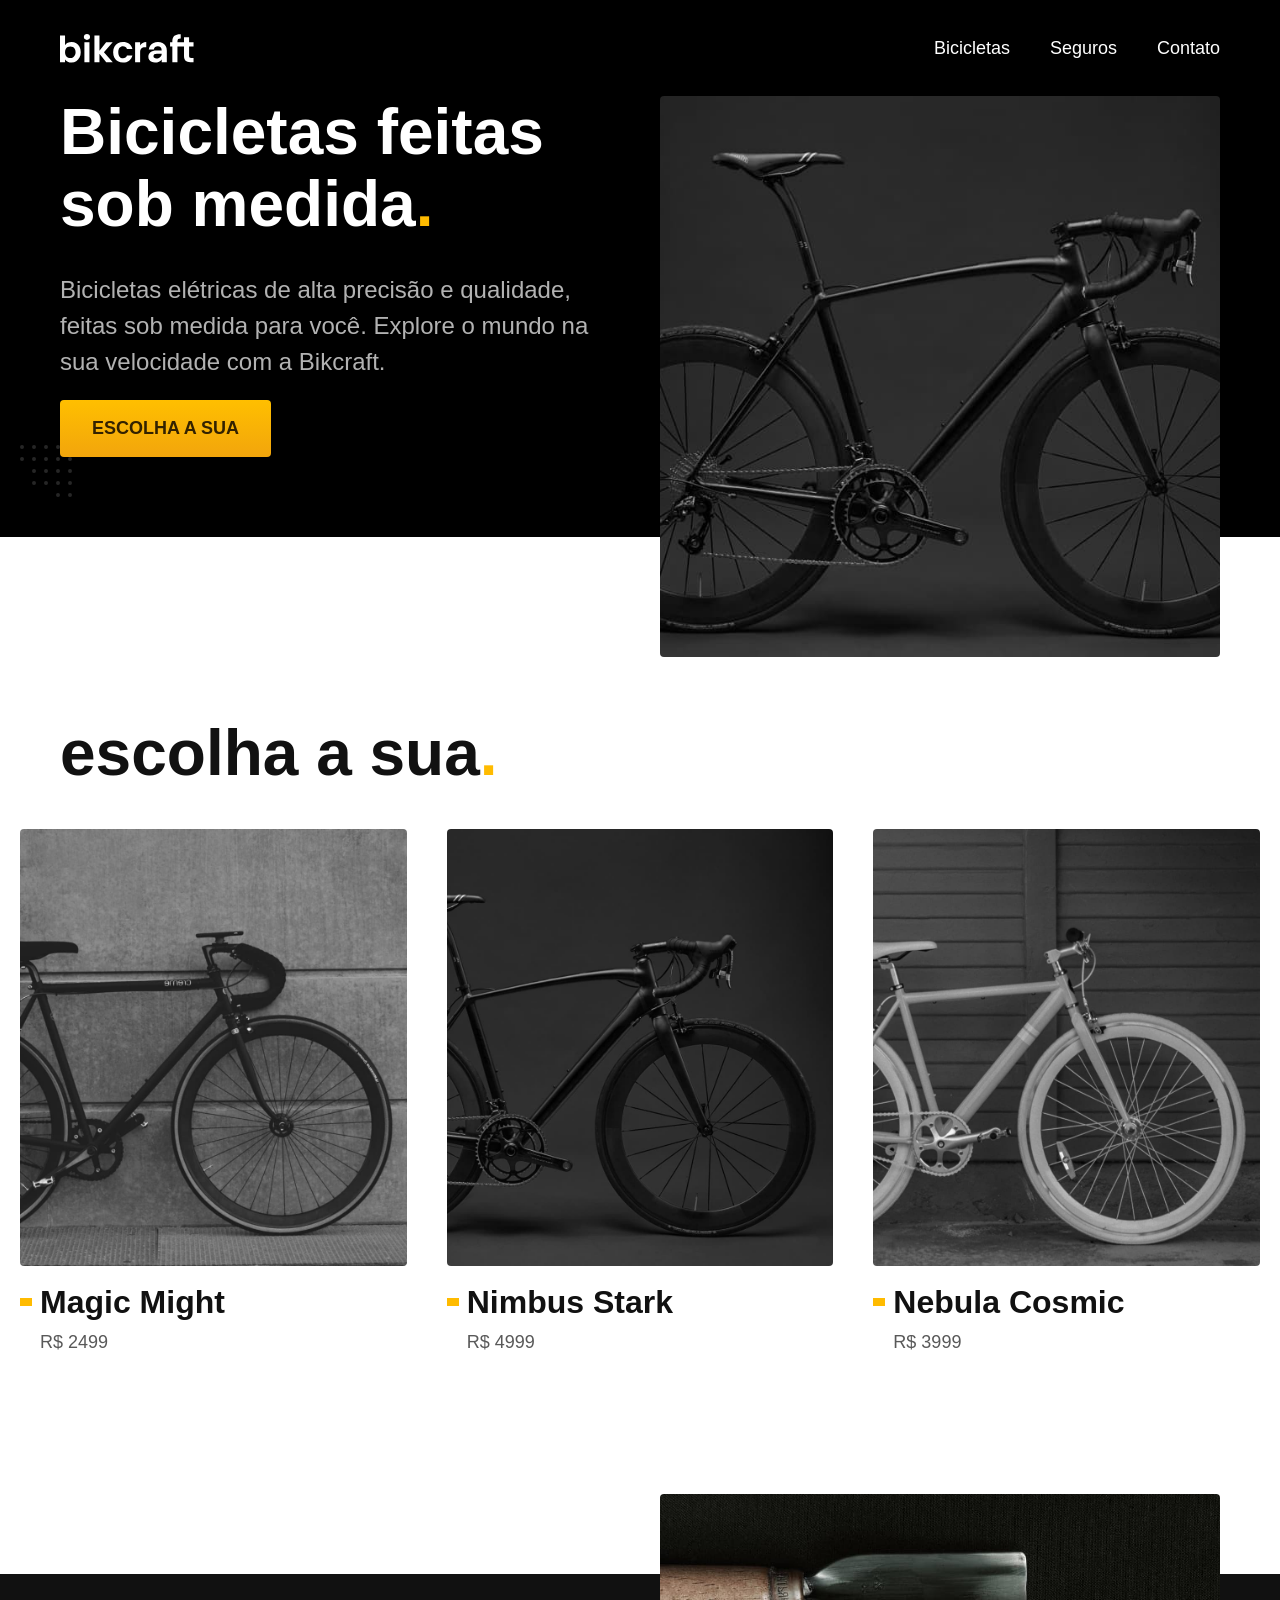
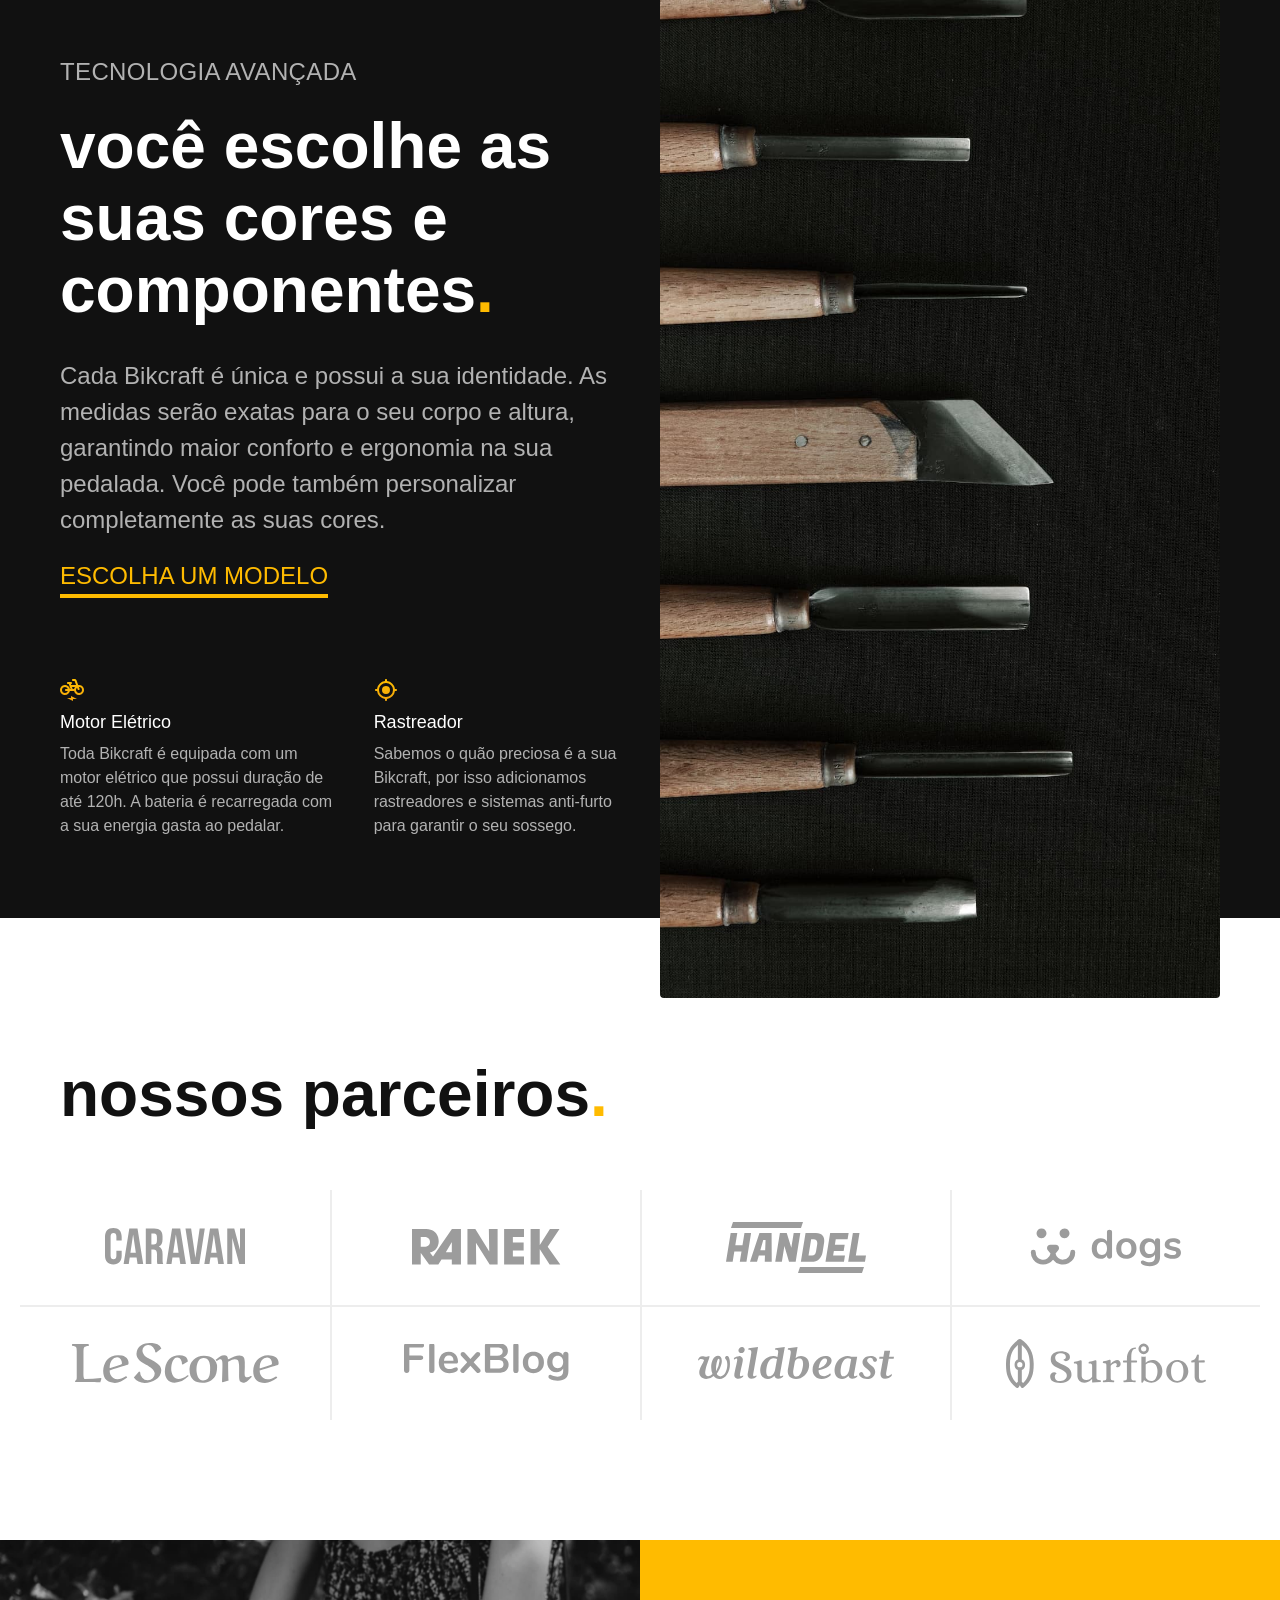
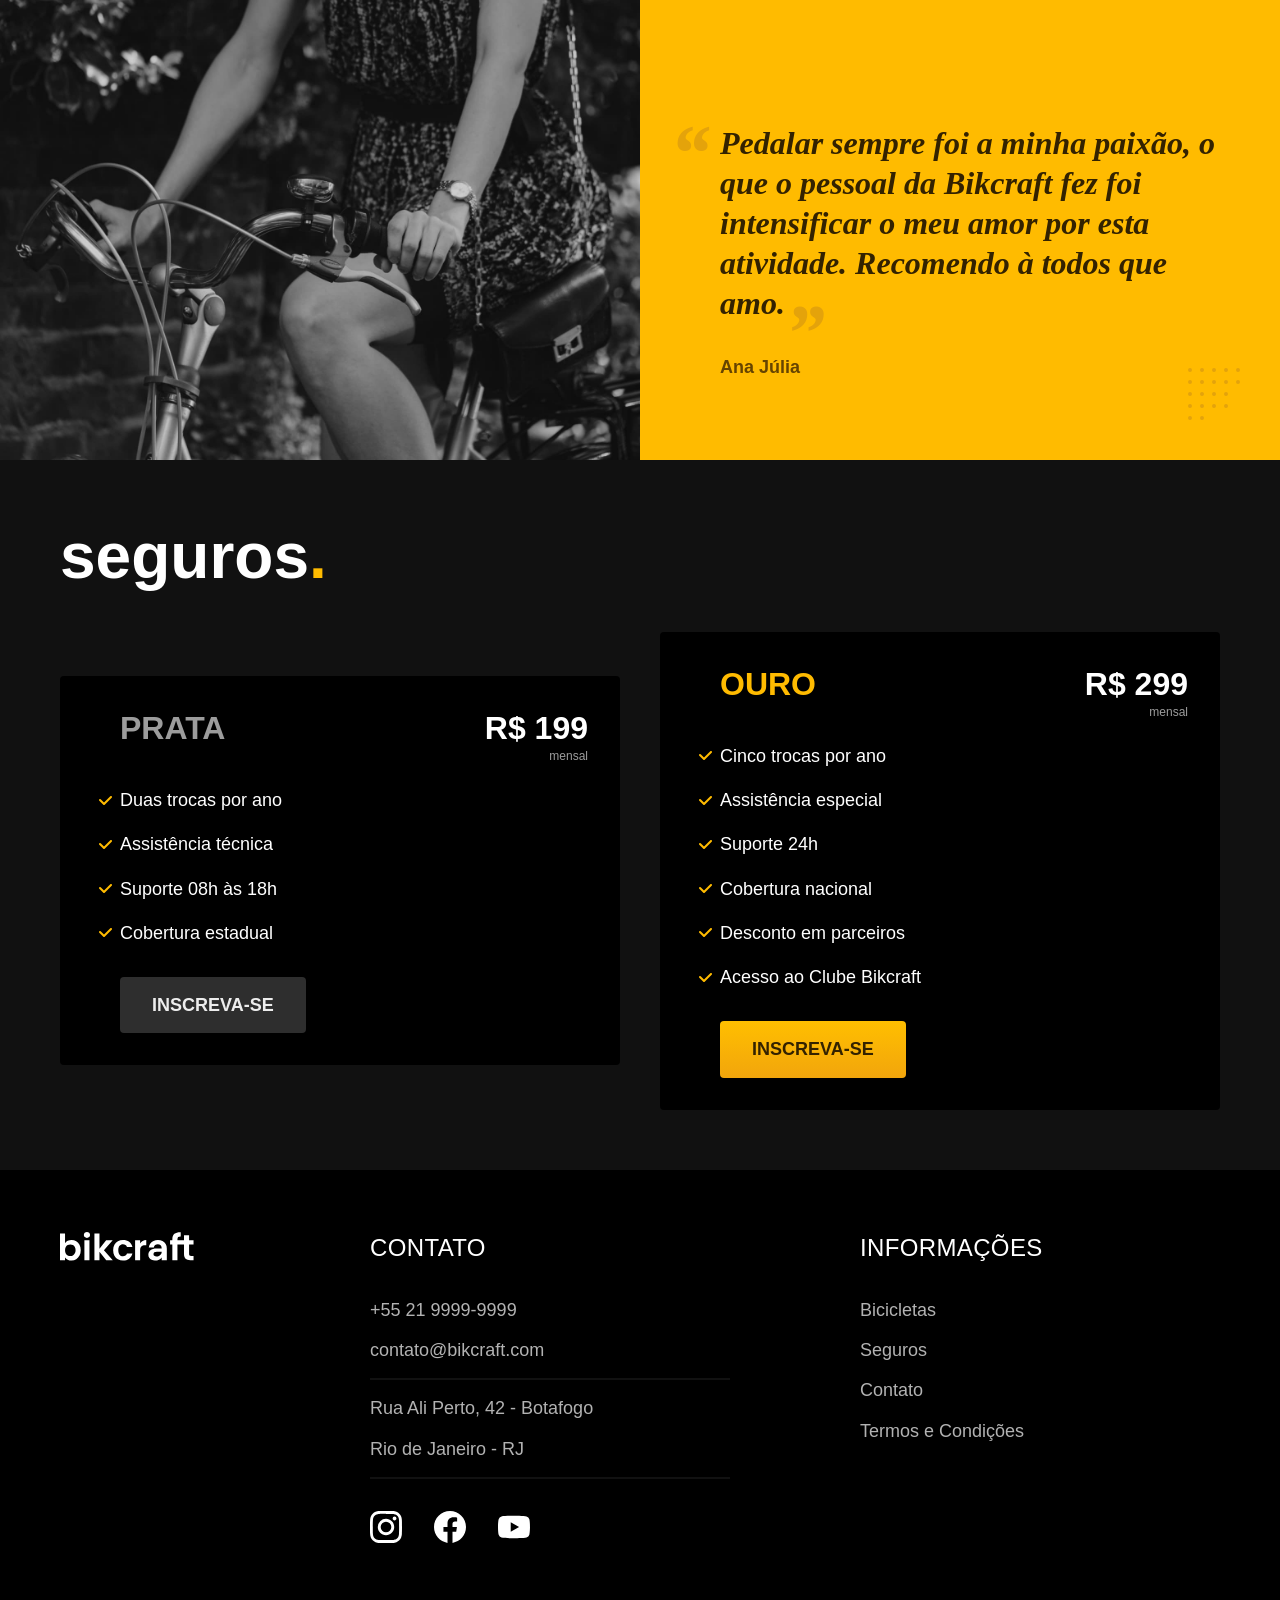
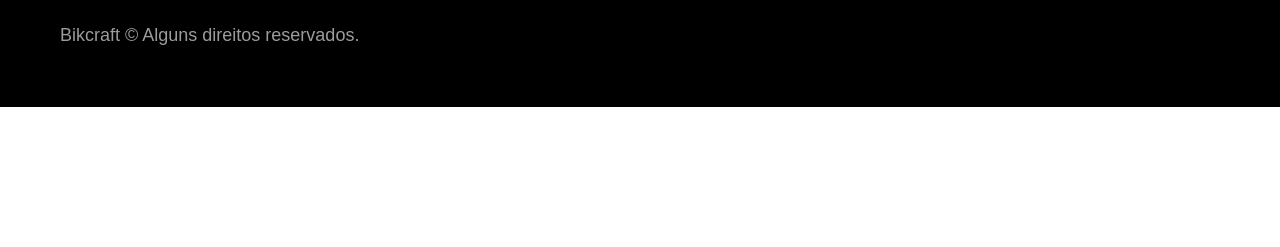
<file: index.html>
<!DOCTYPE html>
<html lang="pt-br">

<head>
  <meta charset="UTF-8">
  <meta name="viewport" content="width=device-width, initial-scale=1.0">

  <title>Bikcraft - Bicicletas Elétricas</title>
  <meta name="description" content="Bicicletas elétricas de alta precisão e qualidade, feitas sob medida para o cliente. Explore o mundo na sua velocidade com a Bikcraft.">

  <link rel="preload" href="./css/style.css" as="style">
  <link rel="stylesheet" href="./css/style.css">
</head>

<body>
  <header class="header-bg">
    <div class="header container">
      <a href="./">
        <img src="./img/bikcraft.svg" width="136" height="32" alt="Bikcraft">
      </a>

      <nav aria-label="primaria">
        <ul class="header-menu font-1-m cor-0">
          <li><a href="./bicicletas.html">Bicicletas</a></li>
          <li><a href="./seguros.html">Seguros</a></li>
          <li><a href="./contato.html">Contato</a></li>
        </ul>
      </nav>
    </div>
  </header>

  <main class="introducao-bg">
    <div class="introducao container">
      <div class="introducao-conteudo">
        <h1 class="font-1-xxl cor-0">Bicicletas feitas sob medida<span class="cor-p1">.</span></h1>
        <p class="font-2-l cor-5">Bicicletas elétricas de alta precisão e qualidade, feitas sob medida para você. Explore o mundo na sua velocidade com a Bikcraft.</p>
        <a class="botao" href="./bicicletas.html">Escolha a sua</a>
      </div>
      <picture>
        <source media="(max-width: 800px)" srcset="./img/bicicletas/nimbus.jpg">
        <img src="./img/fotos/introducao.jpg" width="1280" height="1600" alt="Bicicleta elétrica preta.">
      </picture>
    </div>
  </main>

  <article class="bicicletas-lista">
    <h2 class="container font-1-xxl">escolha a sua<span class="cor-p1">.</span></h2>

    <ul>
      <li>
        <a href="./bicicletas/magic.html">
          <img src="./img/bicicletas/magic-home.jpg" alt="Bicicleta preta" width="920" height="1040">
          <h3 class="font-1-xl">Magic Might</h3>
          <span class="font-2-m cor-8">R$ 2499</span>
        </a>
      </li>
      <li>
        <a href="./bicicletas/nimbus.html">
          <img src="./img/bicicletas/nimbus-home.jpg" alt="Bicicleta preta" width="920" height="1040">
          <h3 class="font-1-xl">Nimbus Stark</h3>
          <span class="font-2-m cor-8">R$ 4999</span>
        </a>
      </li>
      <li>
        <a href="./bicicletas/nebula.html">
          <img src="./img/bicicletas/nebula-home.jpg" alt="Bicicleta preta" width="920" height="1040">
          <h3 class="font-1-xl">Nebula Cosmic</h3>
          <span class="font-2-m cor-8">R$ 3999</span>
        </a>
      </li>
    </ul>
  </article>

  <article class="tecnologia-bg">
    <div class="tecnologia container">
      <div class="tecnologia-conteudo">
        <span class="font-2-l-b cor-5">Tecnologia Avançada</span>
        <h2 class="font-1-xxl cor-0">você escolhe as suas cores e componentes<span class="cor-p1">.</span></h2>
        <p class="font-2-l cor-5">Cada Bikcraft é única e possui a sua identidade. As medidas serão exatas para o seu corpo e altura, garantindo maior conforto e ergonomia na sua pedalada. Você pode também personalizar completamente as suas cores.</p>
        <a class="link" href="./bicicletas.html">Escolha um modelo</a>
        <div class="tecnologia-vantagens">
          <div>
            <img src="./img/icones/eletrica.svg" width="24" height="24" alt="">
            <h3 class="font-1-m cor-0">Motor Elétrico</h3>
            <p class="font-2-s cor-5">Toda Bikcraft é equipada com um motor elétrico que possui duração de até 120h. A bateria é recarregada com a sua energia gasta ao pedalar.</p>
          </div>
          <div>
            <img src="./img/icones/rastreador.svg" width="24" height="24" alt="">
            <h3 class="font-1-m cor-0">Rastreador</h3>
            <p class="font-2-s cor-5">Sabemos o quão preciosa é a sua Bikcraft, por isso adicionamos rastreadores e sistemas anti-furto para garantir o seu sossego.</p>
          </div>
        </div>
      </div>
      <div class="tecnologia-imagem">
        <img src="./img/fotos/tecnologia.jpg" width="1200" height="1920" alt="">
      </div>
    </div>
  </article>

  <section class="parceiros" aria-label="Nossos Parceiros">
    <h2 class="container font-1-xxl">nossos parceiros<span class="cor-p1">.</span></h2>

    <ul>
      <li><img src="./img/parceiros/caravan.svg" alt="Caravan" width="140" height="38"></li>
      <li><img src="./img/parceiros/ranek.svg" alt="Ranek" width="149" height="36"></li>
      <li><img src="./img/parceiros/handel.svg" alt="Handel" width="140" height="50"></li>
      <li><img src="./img/parceiros/dogs.svg" alt="Dogs" width="152" height="39"></li>
      <li><img src="./img/parceiros/lescone.svg" alt="LeScone" width="208" height="41"></li>
      <li><img src="./img/parceiros/flexblog.svg" alt="FlexBlog" width="165" height="38"></li>
      <li><img src="./img/parceiros/wildbeast.svg" alt="Wildbeast" width="196" height="34"></li>
      <li><img src="./img/parceiros/surfbot.svg" alt="Surfbot" width="200" height="49"></li>
    </ul>
  </section>

  <section class="depoimento" aria-label="Depoimento">
    <div>
      <img src="./img/fotos/depoimento.jpg" width="1560" height="1360" alt="Pessoa pedalando uma bicicleta Bikcraft">
    </div>
    <div class="depoimento-conteudo">
      <blockquote class="font-1-xl cor-p5">
        <p>Pedalar sempre foi a minha paixão, o que o pessoal da Bikcraft fez foi intensificar o meu amor por esta atividade. Recomendo à todos que amo.</p>
      </blockquote>
      <span class="font-1-m-b cor-p4">Ana Júlia</span>
    </div>
  </section>

  <article class="seguros-bg">
    <div class="seguros container">
      <h2 class="font-1-xxl cor-0">seguros<span class="cor-p1">.</span></h2>
      <div class="seguros-item">
        <h3 class="font-1-xl cor-6">PRATA</h3>
        <span class="font-1-xl cor-0">R$ 199 <span class="font-1-xs cor-6">mensal</span></span>
        <ul class="font-2-m cor-0">
          <li>Duas trocas por ano</li>
          <li>Assistência técnica</li>
          <li>Suporte 08h às 18h</li>
          <li>Cobertura estadual</li>
        </ul>
        <a class="botao secundario" href="./orcamento.html">Inscreva-se</a>
      </div>

      <div class="seguros-item">
        <h3 class="font-1-xl cor-p1">OURO</h3>
        <span class="font-1-xl cor-0">R$ 299 <span class="font-1-xs cor-6">mensal</span></span>
        <ul class="font-2-m cor-0">
          <li>Cinco trocas por ano</li>
          <li>Assistência especial</li>
          <li>Suporte 24h</li>
          <li>Cobertura nacional</li>
          <li>Desconto em parceiros</li>
          <li>Acesso ao Clube Bikcraft</li>
        </ul>
        <a class="botao" href="./orcamento.html">Inscreva-se</a>
      </div>
    </div>
  </article>

  <footer class="footer-bg">
    <div class="footer container">
      <img src="./img/bikcraft.svg" width="136" height="32" alt="Bikcraft">
      <div class="footer-contato">
        <h3 class="font-2-l-b cor-0">Contato</h3>
        <ul class="font-2-m cor-5">
          <li><a href="tel:+552199999999">+55 21 9999-9999</a></li>
          <li><a href="mailto:contato@bikcraft.com">contato@bikcraft.com</a></li>
          <li>Rua Ali Perto, 42 - Botafogo</li>
          <li>Rio de Janeiro - RJ</li>
        </ul>
        <div class="footer-redes">
          <a href="./">
            <img src="./img/redes/instagram.svg" width="32" height="32" alt="Instagram">
          </a>
          <a href="./">
            <img src="./img/redes/facebook.svg" width="32" height="32" alt="Facebook">
          </a>
          <a href="./">
            <img src="./img/redes/youtube.svg" width="32" height="32" alt="Youtube">
          </a>
        </div>
      </div>
      <div class="footer-informacoes">
        <h3 class="font-2-l-b cor-0">Informações</h3>
        <nav>
          <ul class="font-1-m cor-5">
            <li><a href="./bicicletas.html">Bicicletas</a></li>
            <li><a href="./seguros.html">Seguros</a></li>
            <li><a href="./contato.html">Contato</a></li>
            <li><a href="./termos.html">Termos e Condições</a></li>
          </ul>
        </nav>
      </div>
      <p class="footer-copy font-2-m cor-6">Bikcraft © Alguns direitos reservados.</p>
    </div>
  </footer>

  <script src="./js/script.js"></script>
</body>

</html>
</file>
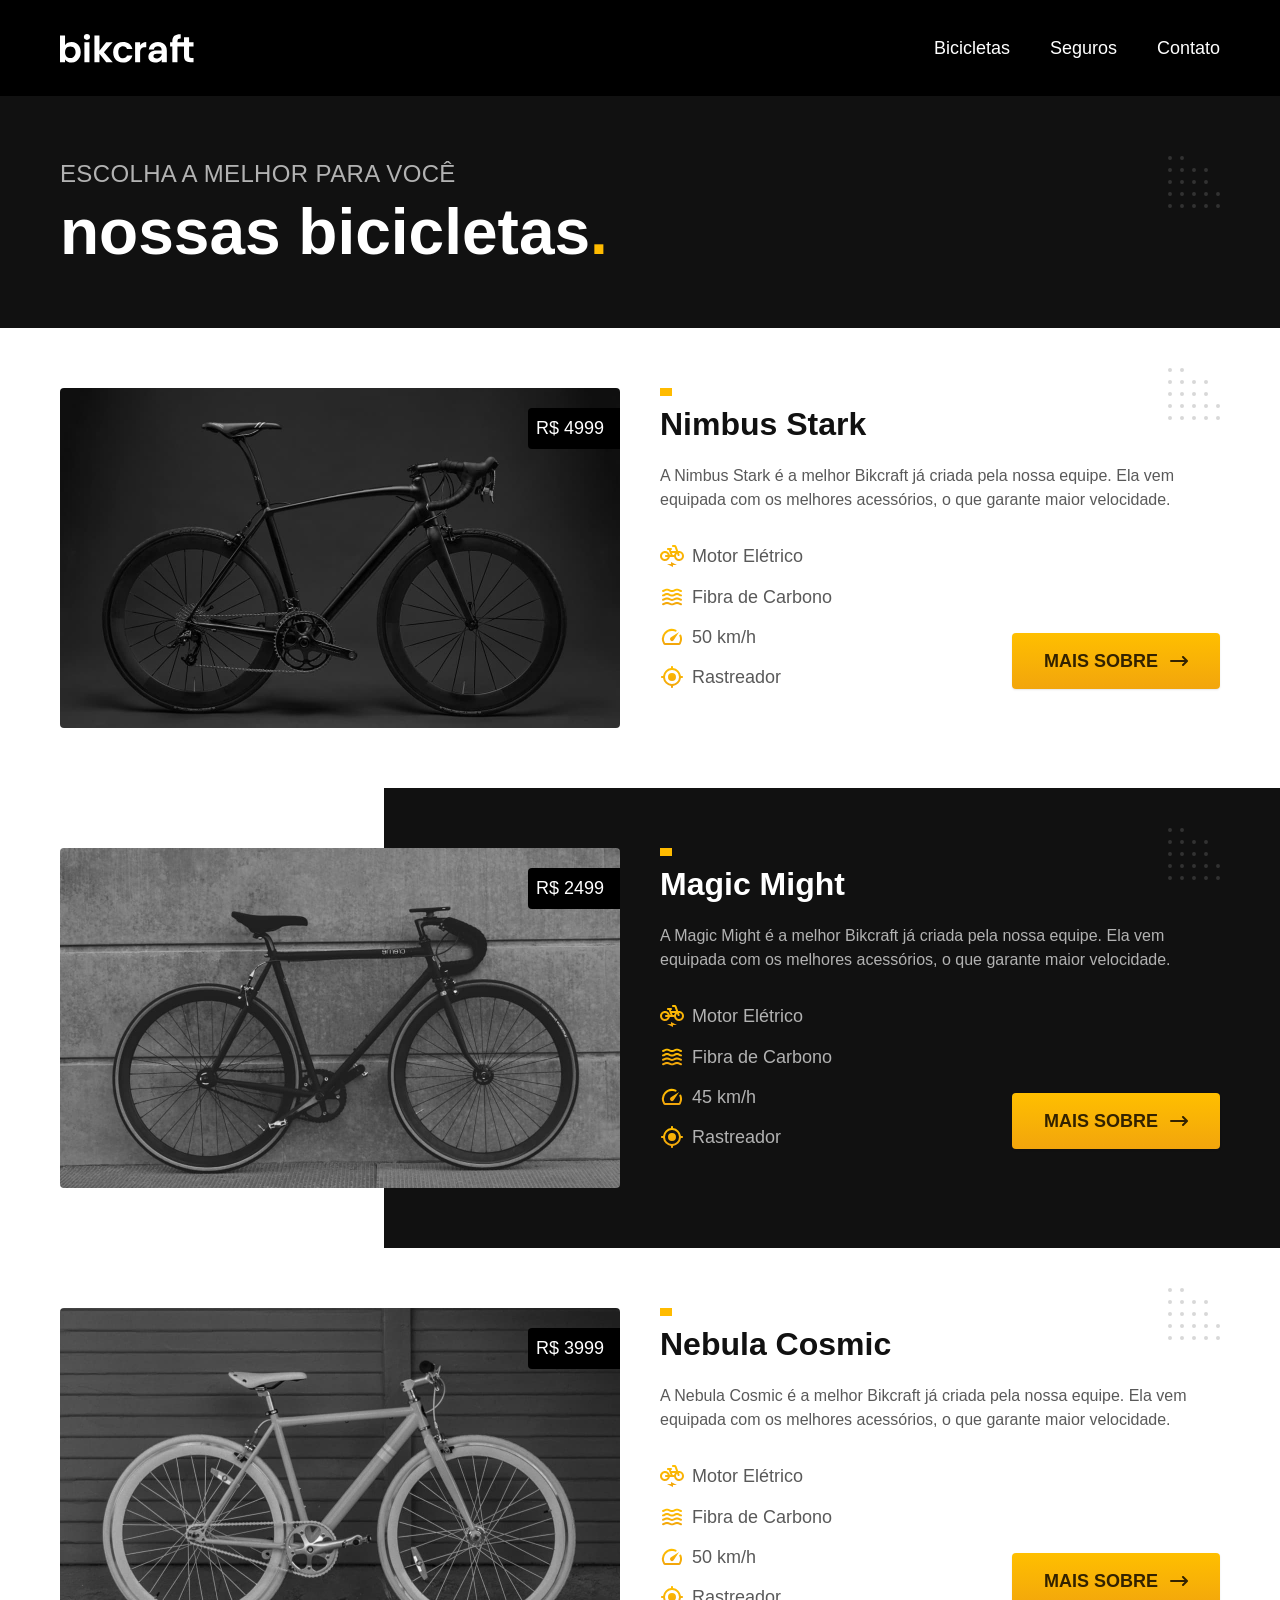
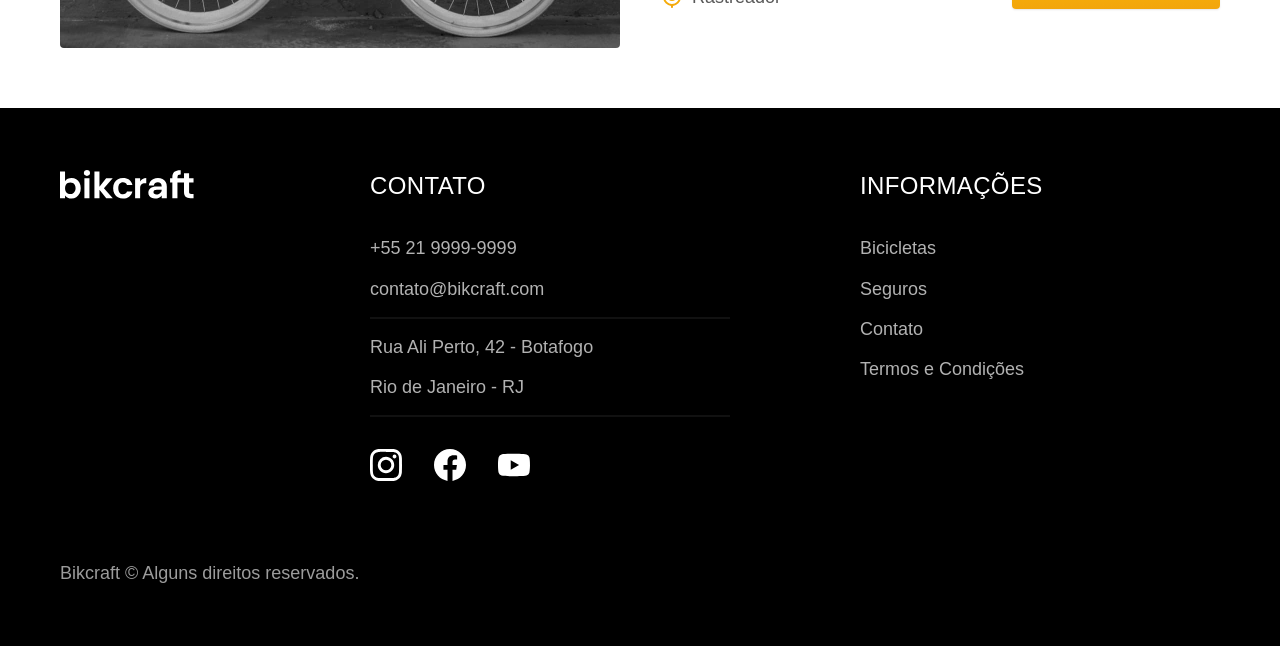
<file: bicicletas.html>
<!DOCTYPE html>
<html lang="pt-br">

<head>
  <meta charset="UTF-8">
  <meta name="viewport" content="width=device-width, initial-scale=1.0">

  <title>Bicicletas | Bikcraft</title>
  <meta name="description" content="Bicicletas">

  <link rel="preload" href="./css/style.css" as="style">
  <link rel="stylesheet" href="./css/style.css">
</head>

<body id="bicicletas">
  <header class="header-bg">
    <div class="header container">
      <a href="./">
        <img src="./img/bikcraft.svg" alt="Bikcraft">
      </a>

      <nav aria-label="primaria">
        <ul class="header-menu font-1-m cor-0">
          <li><a href="./bicicletas.html">Bicicletas</a></li>
          <li><a href="./seguros.html">Seguros</a></li>
          <li><a href="./contato.html">Contato</a></li>
        </ul>
      </nav>
    </div>
  </header>

  <main>
    <div class="titulo-bg">
      <div class="titulo container">
        <p class="font-2-l-b cor-5">Escolha a melhor para você</p>
        <h1 class="font-1-xxl cor-0">nossas bicicletas<span class="cor-p1">.</span></h1>
      </div>
    </div>

    <div class="bicicletas container">
      <div class="bicicletas-imagem">
        <img src="./img/bicicletas/nimbus.jpg" alt="Bicicleta preta">
        <span class="font-2-m cor-0">R$ 4999</span>
      </div>
      <div class="bicicletas-conteudo">
        <h2 class="font-1-xl">Nimbus Stark</h2>
        <p class="font-2-s cor-8">A Nimbus Stark é a melhor Bikcraft já criada pela nossa equipe. Ela vem equipada com os melhores acessórios, o que garante maior velocidade.</p>
        <ul class="font-1-m cor-8">
          <li>
            <img src="./img/icones/eletrica.svg" alt="">
            Motor Elétrico
          </li>
          <li>
            <img src="./img/icones/carbono.svg" alt="">
            Fibra de Carbono
          </li>
          <li>
            <img src="./img/icones/velocidade.svg" alt="">
            50 km/h
          </li>
          <li>
            <img src="./img/icones/rastreador.svg" alt="">
            Rastreador
          </li>
        </ul>
        <a class="botao seta" href="./bicicletas/nimbus.html">Mais Sobre</a>
      </div>
    </div>

    <div class="bicicletas-bg">
      <div class="bicicletas container">
        <div class="bicicletas-imagem">
          <img src="./img/bicicletas/magic.jpg" alt="Bicicleta preta">
          <span class="font-2-m cor-0">R$ 2499</span>
        </div>
        <div class="bicicletas-conteudo">
          <h2 class="font-1-xl cor-0">Magic Might</h2>
          <p class="font-2-s cor-5">A Magic Might é a melhor Bikcraft já criada pela nossa equipe. Ela vem equipada com os melhores acessórios, o que garante maior velocidade.</p>
          <ul class="font-1-m cor-5">
            <li>
              <img src="./img/icones/eletrica.svg" alt="">
              Motor Elétrico
            </li>
            <li>
              <img src="./img/icones/carbono.svg" alt="">
              Fibra de Carbono
            </li>
            <li>
              <img src="./img/icones/velocidade.svg" alt="">
              45 km/h
            </li>
            <li>
              <img src="./img/icones/rastreador.svg" alt="">
              Rastreador
            </li>
          </ul>
          <a class="botao seta" href="./bicicletas/magic.html">Mais Sobre</a>
        </div>
      </div>
    </div>

    <div class="bicicletas container">
      <div class="bicicletas-imagem">
        <img src="./img/bicicletas/nebula.jpg" alt="Bicicleta preta">
        <span class="font-2-m cor-0">R$ 3999</span>
      </div>
      <div class="bicicletas-conteudo">
        <h2 class="font-1-xl">Nebula Cosmic</h2>
        <p class="font-2-s cor-8">A Nebula Cosmic é a melhor Bikcraft já criada pela nossa equipe. Ela vem equipada com os melhores acessórios, o que garante maior velocidade.</p>
        <ul class="font-1-m cor-8">
          <li>
            <img src="./img/icones/eletrica.svg" alt="">
            Motor Elétrico
          </li>
          <li>
            <img src="./img/icones/carbono.svg" alt="">
            Fibra de Carbono
          </li>
          <li>
            <img src="./img/icones/velocidade.svg" alt="">
            50 km/h
          </li>
          <li>
            <img src="./img/icones/rastreador.svg" alt="">
            Rastreador
          </li>
        </ul>
        <a class="botao seta" href="./bicicletas/nebula.html">Mais Sobre</a>
      </div>
    </div>

  </main>

  <footer class="footer-bg">
    <div class="footer container">
      <img src="./img/bikcraft.svg" alt="Bikcraft">
      <div class="footer-contato">
        <h3 class="font-2-l-b cor-0">Contato</h3>
        <ul class="font-2-m cor-5">
          <li><a href="tel:+552199999999">+55 21 9999-9999</a></li>
          <li><a href="mailto:contato@bikcraft.com">contato@bikcraft.com</a></li>
          <li>Rua Ali Perto, 42 - Botafogo</li>
          <li>Rio de Janeiro - RJ</li>
        </ul>
        <div class="footer-redes">
          <a href="./">
            <img src="./img/redes/instagram.svg" alt="Instagram">
          </a>
          <a href="./">
            <img src="./img/redes/facebook.svg" alt="Facebook">
          </a>
          <a href="./">
            <img src="./img/redes/youtube.svg" alt="Youtube">
          </a>
        </div>
      </div>
      <div class="footer-informacoes">
        <h3 class="font-2-l-b cor-0">Informações</h3>
        <nav>
          <ul class="font-1-m cor-5">
            <li><a href="./bicicletas.html">Bicicletas</a></li>
            <li><a href="./seguros.html">Seguros</a></li>
            <li><a href="./contato.html">Contato</a></li>
            <li><a href="./termos.html">Termos e Condições</a></li>
          </ul>
        </nav>
      </div>
      <p class="footer-copy font-2-m cor-6">Bikcraft © Alguns direitos reservados.</p>
    </div>
  </footer>
  <script src="./js/script.js"></script>
</body>

</html>
</file>
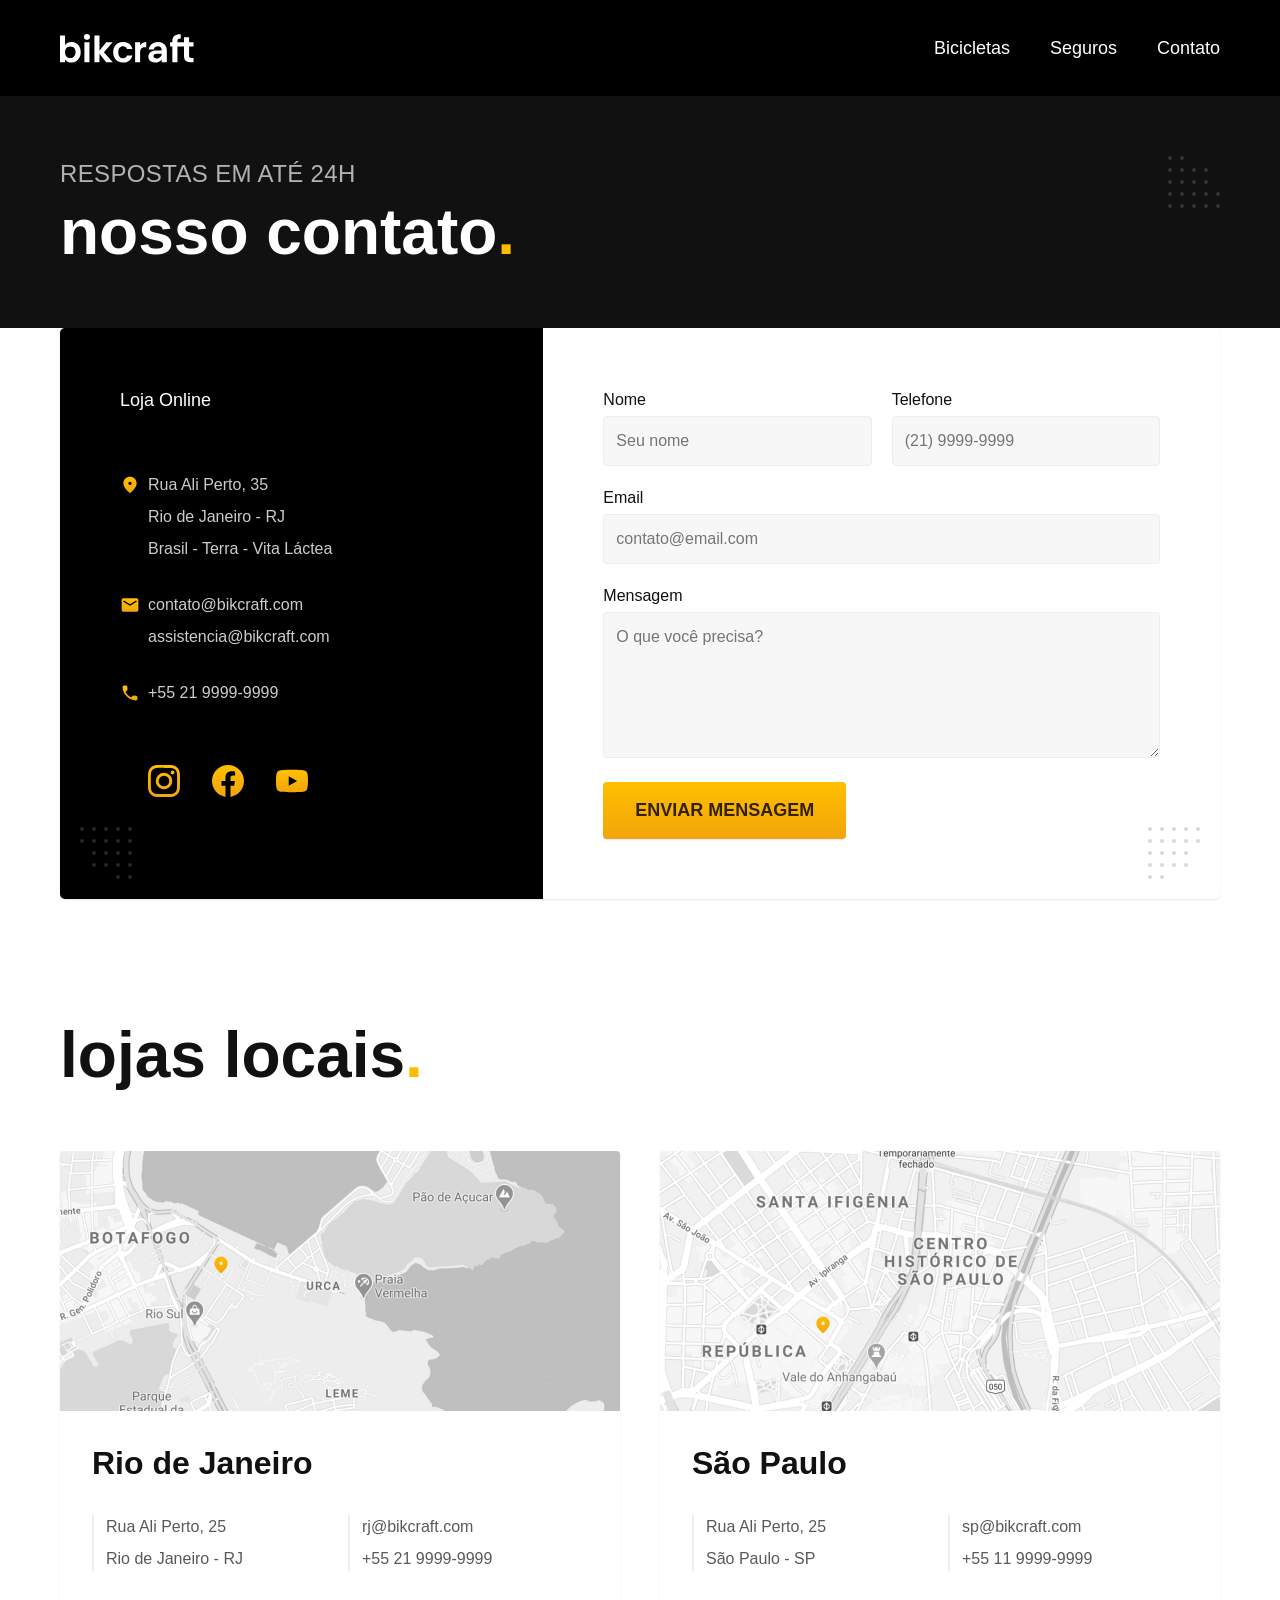
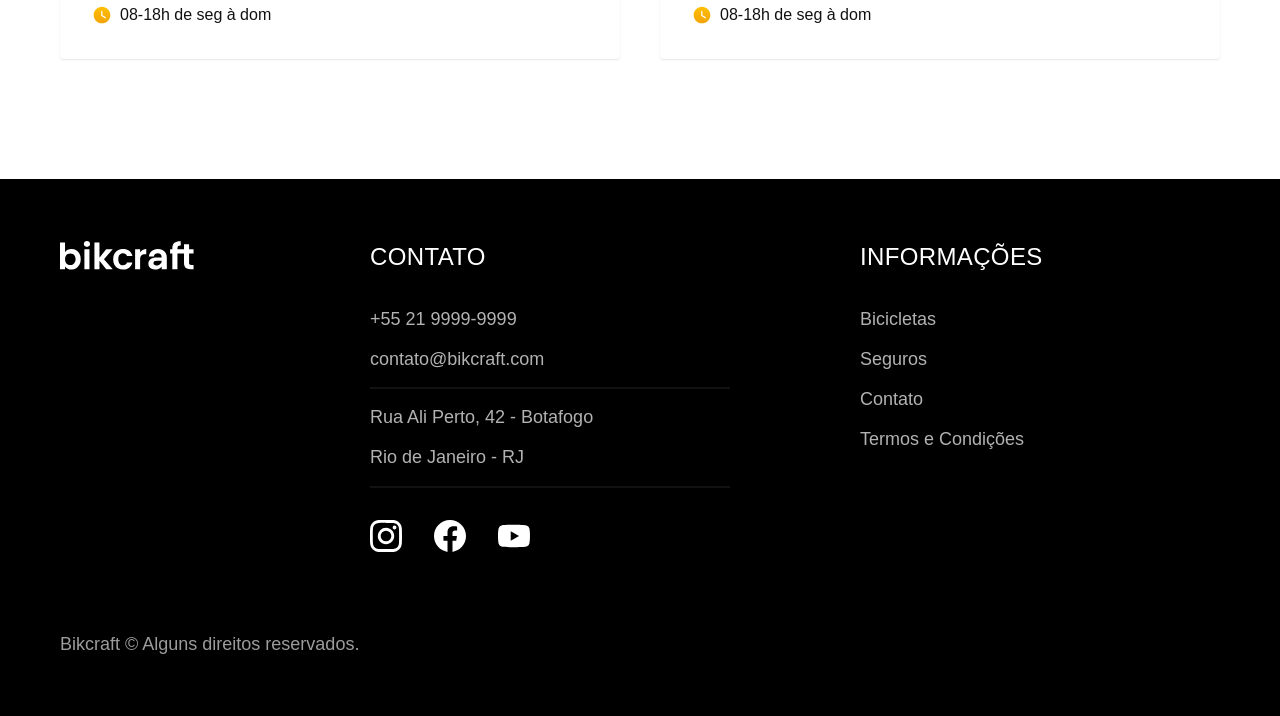
<file: contato.html>
<!DOCTYPE html>
<html lang="pt-br">

<head>
  <meta charset="UTF-8">
  <meta name="viewport" content="width=device-width, initial-scale=1.0">

  <title>Contato | Bikcraft</title>
  <meta name="description" content="Contato.">

  <link rel="preload" href="./css/style.css" as="style">
  <link rel="stylesheet" href="./css/style.css">
</head>

<body id="contato">
  <header class="header-bg">
    <div class="header container">
      <a href="./">
        <img src="./img/bikcraft.svg" alt="Bikcraft">
      </a>

      <nav aria-label="primaria">
        <ul class="header-menu font-1-m cor-0">
          <li><a href="./bicicletas.html">Bicicletas</a></li>
          <li><a href="./seguros.html">Seguros</a></li>
          <li><a href="./contato.html">Contato</a></li>
        </ul>
      </nav>
    </div>
  </header>

  <main>
    <div class="titulo-bg">
      <div class="titulo container">
        <p class="font-2-l-b cor-5">Respostas em até 24h</p>
        <h1 class="font-1-xxl cor-0">nosso contato<span class="cor-p1">.</span></h1>
      </div>
    </div>

    <div class="contato container">
      <section class="contato-dados" aria-label="Endereço">
        <h2 class="font-1-m cor-0">Loja Online</h2>
        <div class="contato-endereco font-2-s cor-4">
          <p>Rua Ali Perto, 35</p>
          <p>Rio de Janeiro - RJ</p>
          <p>Brasil - Terra - Vita Láctea</p>
        </div>
        <address class="contato-meios font-2-s cor-4">
          <a href="mailto:contato@bikcraft.com">contato@bikcraft.com</a>
          <a href="mailto:assistencia@bikcraft.com">assistencia@bikcraft.com</a>
          <a href="tel:+552199999999">+55 21 9999-9999</a>
        </address>
        <div class="contato-redes">
          <a href="./">
            <img src="./img/redes/instagram-p.svg" alt="Instagram">
          </a>
          <a href="./">
            <img src="./img/redes/facebook-p.svg" alt="Facebook">
          </a>
          <a href="./">
            <img src="./img/redes/youtube-p.svg" alt="Youtube">
          </a>
        </div>
      </section>
      <section class="contato-formulario" aria-label="Formulário">
        <form class="form" action="./contato.html">
          <div>
            <label for="nome">Nome</label>
            <input type="text" id="nome" name="nome" placeholder="Seu nome">
          </div>
          <div>
            <label for="telefone">Telefone</label>
            <input type="text" id="telefone" name="telefone" placeholder="(21) 9999-9999">
          </div>
          <div class="col-2">
            <label for="email">Email</label>
            <input type="email" id="email" name="email" placeholder="contato@email.com">
          </div>
          <div class="col-2">
            <label for="mensagem">Mensagem</label>
            <textarea rows="5" id="mensagem" name="mensagem" placeholder="O que você precisa?"></textarea>
          </div>
          <button class="botao col-2">Enviar Mensagem</button>
        </form>
      </section>
    </div>
  </main>

  <article class="lojas container">
    <h2 class="font-1-xxl">lojas locais<span class="cor-p1">.</span></h2>
    <div class="lojas-item">
      <img src="./img/lojas/rj.jpg" alt="mapa marcando o endereço em Rua Ali Perto, 25 - Rio de Janeiro - RJ">
      <div class="lojas-conteudo">
        <h3 class="font-1-xl">Rio de Janeiro</h3>
        <div class="lojas-dados font-2-s cor-8">
          <p>Rua Ali Perto, 25</p>
          <p>Rio de Janeiro - RJ</p>
        </div>
        <div class="lojas-dados font-2-s cor-8">
          <a href="mailto:rj@bikcraft.com">rj@bikcraft.com</a>
          <a href="tel:+552199999999">+55 21 9999-9999</a>
        </div>
        <p class="lojas-tempo font-1-s"><img src="./img/icones/horario.svg" alt="">08-18h de seg à dom</p>
      </div>
    </div>

    <div class="lojas-item">
      <img src="./img/lojas/sp.jpg" alt="mapa marcando o endereço em Rua Ali Perto, 25 - São Paulo - SP">
      <div class="lojas-conteudo">
        <h3 class="font-1-xl">São Paulo</h3>
        <div class="lojas-dados font-2-s cor-8">
          <p>Rua Ali Perto, 25</p>
          <p>São Paulo - SP</p>
        </div>
        <div class="lojas-dados font-2-s cor-8">
          <a href="mailto:sp@bikcraft.com">sp@bikcraft.com</a>
          <a href="tel:+551199999999">+55 11 9999-9999</a>
        </div>
        <p class="lojas-tempo font-1-s"><img src="./img/icones/horario.svg" alt="">08-18h de seg à dom</p>
      </div>
    </div>
  </article>

  <footer class="footer-bg">
    <div class="footer container">
      <img src="./img/bikcraft.svg" alt="Bikcraft">
      <div class="footer-contato">
        <h3 class="font-2-l-b cor-0">Contato</h3>
        <ul class="font-2-m cor-5">
          <li><a href="tel:+552199999999">+55 21 9999-9999</a></li>
          <li><a href="mailto:contato@bikcraft.com">contato@bikcraft.com</a></li>
          <li>Rua Ali Perto, 42 - Botafogo</li>
          <li>Rio de Janeiro - RJ</li>
        </ul>
        <div class="footer-redes">
          <a href="./">
            <img src="./img/redes/instagram.svg" alt="Instagram">
          </a>
          <a href="./">
            <img src="./img/redes/facebook.svg" alt="Facebook">
          </a>
          <a href="./">
            <img src="./img/redes/youtube.svg" alt="Youtube">
          </a>
        </div>
      </div>
      <div class="footer-informacoes">
        <h3 class="font-2-l-b cor-0">Informações</h3>
        <nav>
          <ul class="font-1-m cor-5">
            <li><a href="./bicicletas.html">Bicicletas</a></li>
            <li><a href="./seguros.html">Seguros</a></li>
            <li><a href="./contato.html">Contato</a></li>
            <li><a href="./termos.html">Termos e Condições</a></li>
          </ul>
        </nav>
      </div>
      <p class="footer-copy font-2-m cor-6">Bikcraft © Alguns direitos reservados.</p>
    </div>
  </footer>
  <script src="./js/script.js"></script>
</body>

</html>
</file>
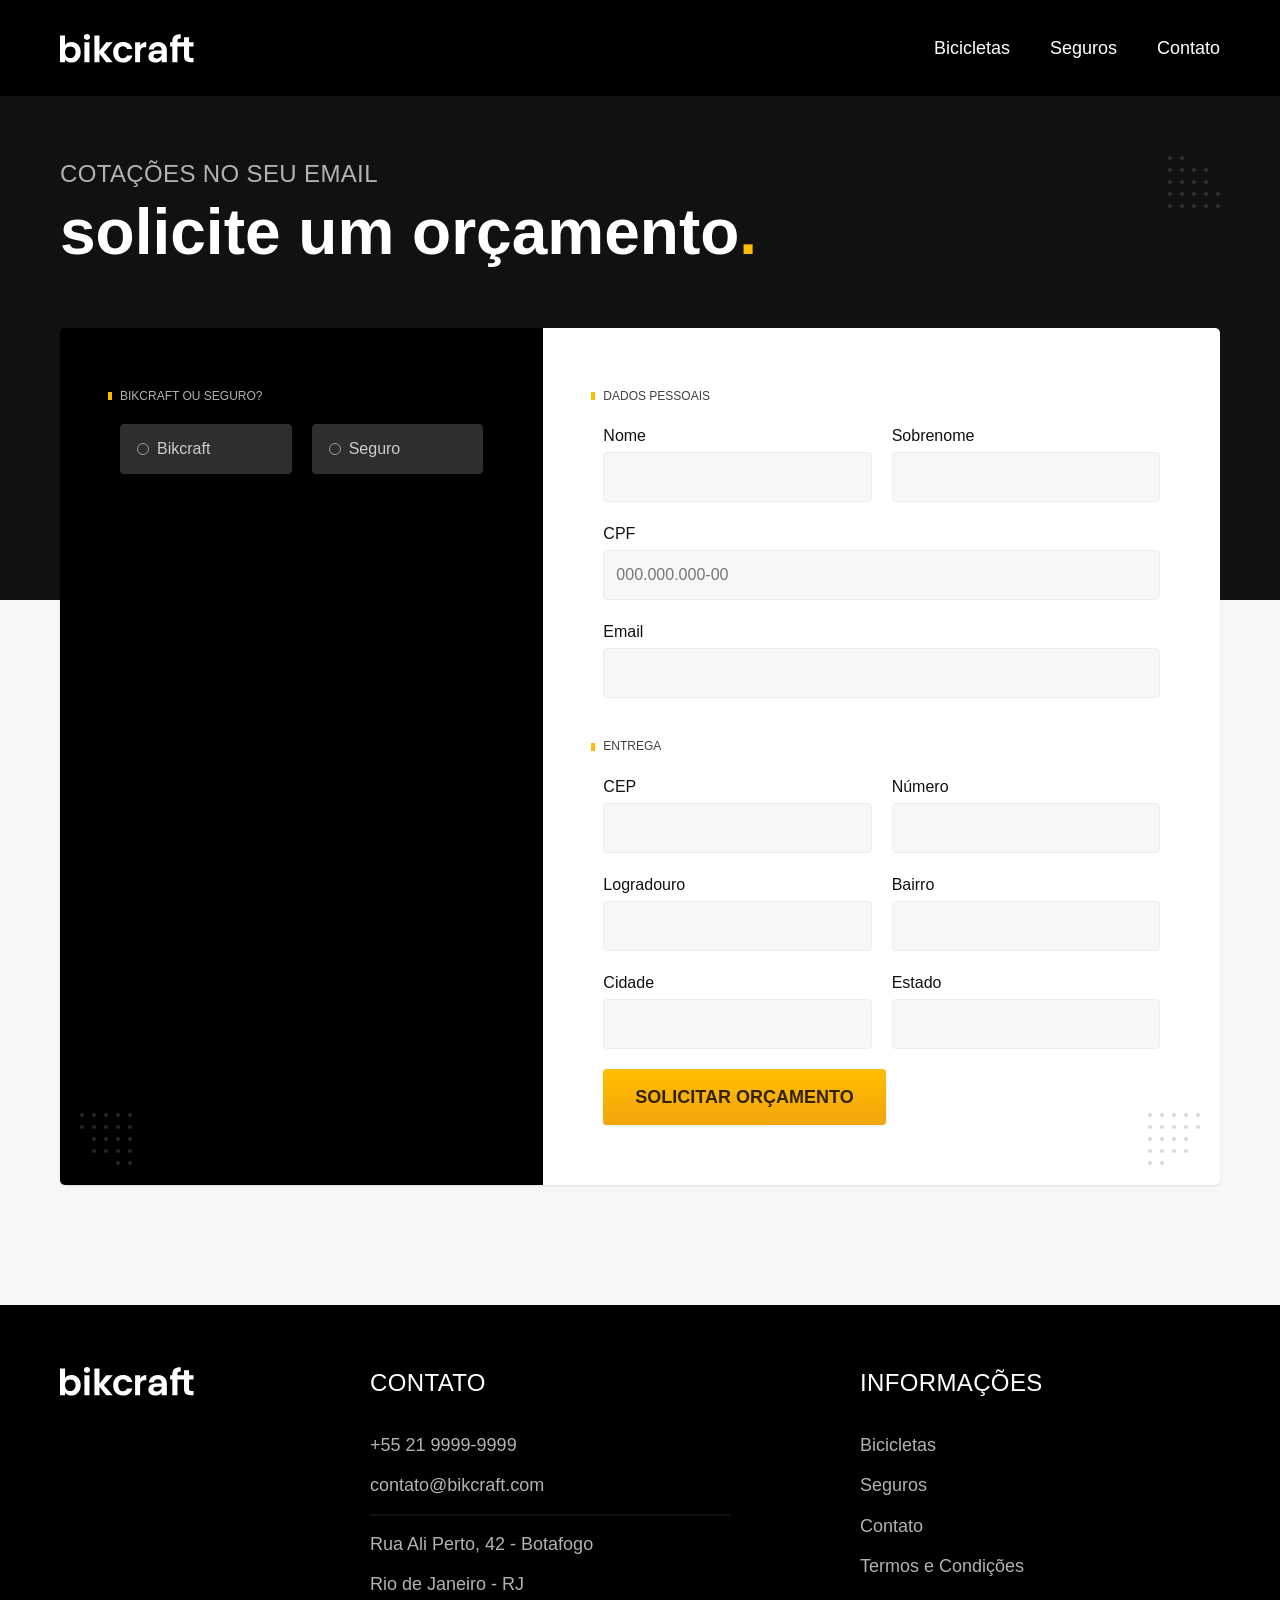
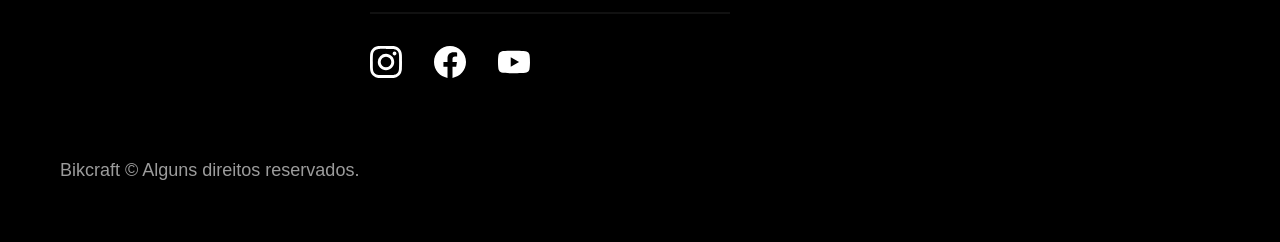
<file: orcamento.html>
<!DOCTYPE html>
<html lang="pt-br">

<head>
  <meta charset="UTF-8">
  <meta name="viewport" content="width=device-width, initial-scale=1.0">

  <title>Orçamento | Bikcraft</title>
  <meta name="description" content="Orçamento.">

  <link rel="preload" href="./css/style.css" as="style">
  <link rel="stylesheet" href="./css/style.css">
</head>

<body id="orcamento">
  <header class="header-bg">
    <div class="header container">
      <a href="./">
        <img src="./img/bikcraft.svg" alt="Bikcraft">
      </a>

      <nav aria-label="primaria">
        <ul class="header-menu font-1-m cor-0">
          <li><a href="./bicicletas.html">Bicicletas</a></li>
          <li><a href="./seguros.html">Seguros</a></li>
          <li><a href="./contato.html">Contato</a></li>
        </ul>
      </nav>
    </div>
  </header>

  <main>
    <div class="titulo-bg">
      <div class="titulo container">
        <p class="font-2-l-b cor-5">Cotações no seu email</p>
        <h1 class="font-1-xxl cor-0">solicite um orçamento<span class="cor-p1">.</span></h1>
      </div>
    </div>

    <form class="orcamento container" action="./orcamento.html">
      <div class="orcamento-produto">
        <h2 class="font-1-xs cor-5">Bikcraft ou Seguro?</h2>

        <input type="radio" name="tipo" value="bikcraft" id="bikcraft">
        <label for="bikcraft">Bikcraft</label>

        <input type="radio" name="tipo" value="seguro" id="seguro">
        <label for="seguro">Seguro</label>

        <div class="orcamento-conteudo" id="orcamento-bikcraft">
          <h2 class="font-1-xs cor-5">Escolha a sua</h2>

          <input type="radio" name="produto" value="nimbus" id="nimbus">
          <label for="nimbus">Nimbus Stark <span>R$ 4999</span></label>
          <div class="orcamento-detalhes">
            <ul class="font-1-xs cor-8">
              <li><img src="./img/icones/eletrica.svg" alt=""> Motor Elétrico</li>
              <li><img src="./img/icones/carbono.svg" alt=""> Fibra de Carbono</li>
              <li><img src="./img/icones/velocidade.svg" alt=""> 50 km/h</li>
              <li><img src="./img/icones/rastreador.svg" alt=""> Rastreador</li>
            </ul>
            <img src="./img/bicicletas/nimbus.jpg" alt="Bicicleta preta">
          </div>

          <input type="radio" name="produto" value="magic" id="magic">
          <label for="magic">Magic Might <span>R$ 2499</span></label>
          <div class="orcamento-detalhes">
            <ul class="font-1-xs cor-8">
              <li><img src="./img/icones/eletrica.svg" alt=""> Motor Elétrico</li>
              <li><img src="./img/icones/carbono.svg" alt=""> Fibra de Carbono</li>
              <li><img src="./img/icones/velocidade.svg" alt=""> 45 km/h</li>
              <li><img src="./img/icones/rastreador.svg" alt=""> Rastreador</li>
            </ul>
            <img src="./img/bicicletas/magic.jpg" alt="Bicicleta preta">
          </div>

          <input type="radio" name="produto" value="nebula" id="nebula">
          <label for="nebula">Nebula Cosmic <span>R$ 3999</span></label>
          <div class="orcamento-detalhes">
            <ul class="font-1-xs cor-8">
              <li><img src="./img/icones/eletrica.svg" alt=""> Motor Elétrico</li>
              <li><img src="./img/icones/carbono.svg" alt=""> Fibra de Carbono</li>
              <li><img src="./img/icones/velocidade.svg" alt=""> 40 km/h</li>
              <li><img src="./img/icones/rastreador.svg" alt=""> Rastreador</li>
            </ul>
            <img src="./img/bicicletas/nebula.jpg" alt="Bicicleta branca">
          </div>

        </div>

        <div class="orcamento-conteudo" id="orcamento-seguro">
          <h2 class="font-1-xs cor-5">Escolha o plano</h2>

          <input type="radio" name="produto" value="prata" id="prata">
          <label for="prata">Prata <span>R$ 199</span></label>

          <input type="radio" name="produto" value="ouro" id="ouro">
          <label for="ouro">Ouro <span>R$ 299</span></label>
        </div>
      </div>
      <div class="orcamento-dados form">
        <h2 class="font-1-xs cor-9 col-2">dados pessoais</h2>
        <div>
          <label for="nome">Nome</label>
          <input type="text" id="nome" name="nome">
        </div>
        <div>
          <label for="sobrenome">Sobrenome</label>
          <input type="text" id="sobrenome" name="sobrenome">
        </div>
        <div class="col-2">
          <label for="cpf">CPF</label>
          <input type="text" id="cpf" name="cpf" placeholder="000.000.000-00">
        </div>
        <div class="col-2">
          <label for="email">Email</label>
          <input type="email" id="email" name="email">
        </div>
        <h2 class="font-1-xs cor-9 col-2">entrega</h2>
        <div>
          <label for="cep">CEP</label>
          <input type="text" id="cep" name="cep">
        </div>
        <div>
          <label for="numero">Número</label>
          <input type="text" id="numero" name="numero">
        </div>
        <div>
          <label for="logradouro">Logradouro</label>
          <input type="text" id="logradouro" name="logradouro">
        </div>
        <div>
          <label for="bairro">Bairro</label>
          <input type="text" id="bairro" name="bairro">
        </div>
        <div>
          <label for="cidade">Cidade</label>
          <input type="text" id="cidade" name="cidade">
        </div>
        <div>
          <label for="estado">Estado</label>
          <input type="text" id="estado" name="estado">
        </div>
        <button class="botao col-2">Solicitar Orçamento</button>
      </div>
    </form>
  </main>

  <footer class="footer-bg">
    <div class="footer container">
      <img src="./img/bikcraft.svg" alt="Bikcraft">
      <div class="footer-contato">
        <h3 class="font-2-l-b cor-0">Contato</h3>
        <ul class="font-2-m cor-5">
          <li><a href="tel:+552199999999">+55 21 9999-9999</a></li>
          <li><a href="mailto:contato@bikcraft.com">contato@bikcraft.com</a></li>
          <li>Rua Ali Perto, 42 - Botafogo</li>
          <li>Rio de Janeiro - RJ</li>
        </ul>
        <div class="footer-redes">
          <a href="./">
            <img src="./img/redes/instagram.svg" alt="Instagram">
          </a>
          <a href="./">
            <img src="./img/redes/facebook.svg" alt="Facebook">
          </a>
          <a href="./">
            <img src="./img/redes/youtube.svg" alt="Youtube">
          </a>
        </div>
      </div>
      <div class="footer-informacoes">
        <h3 class="font-2-l-b cor-0">Informações</h3>
        <nav>
          <ul class="font-1-m cor-5">
            <li><a href="./bicicletas.html">Bicicletas</a></li>
            <li><a href="./seguros.html">Seguros</a></li>
            <li><a href="./contato.html">Contato</a></li>
            <li><a href="./termos.html">Termos e Condições</a></li>
          </ul>
        </nav>
      </div>
      <p class="footer-copy font-2-m cor-6">Bikcraft © Alguns direitos reservados.</p>
    </div>
  </footer>
  <script src="./js/script.js"></script>
</body>

</html>
</file>
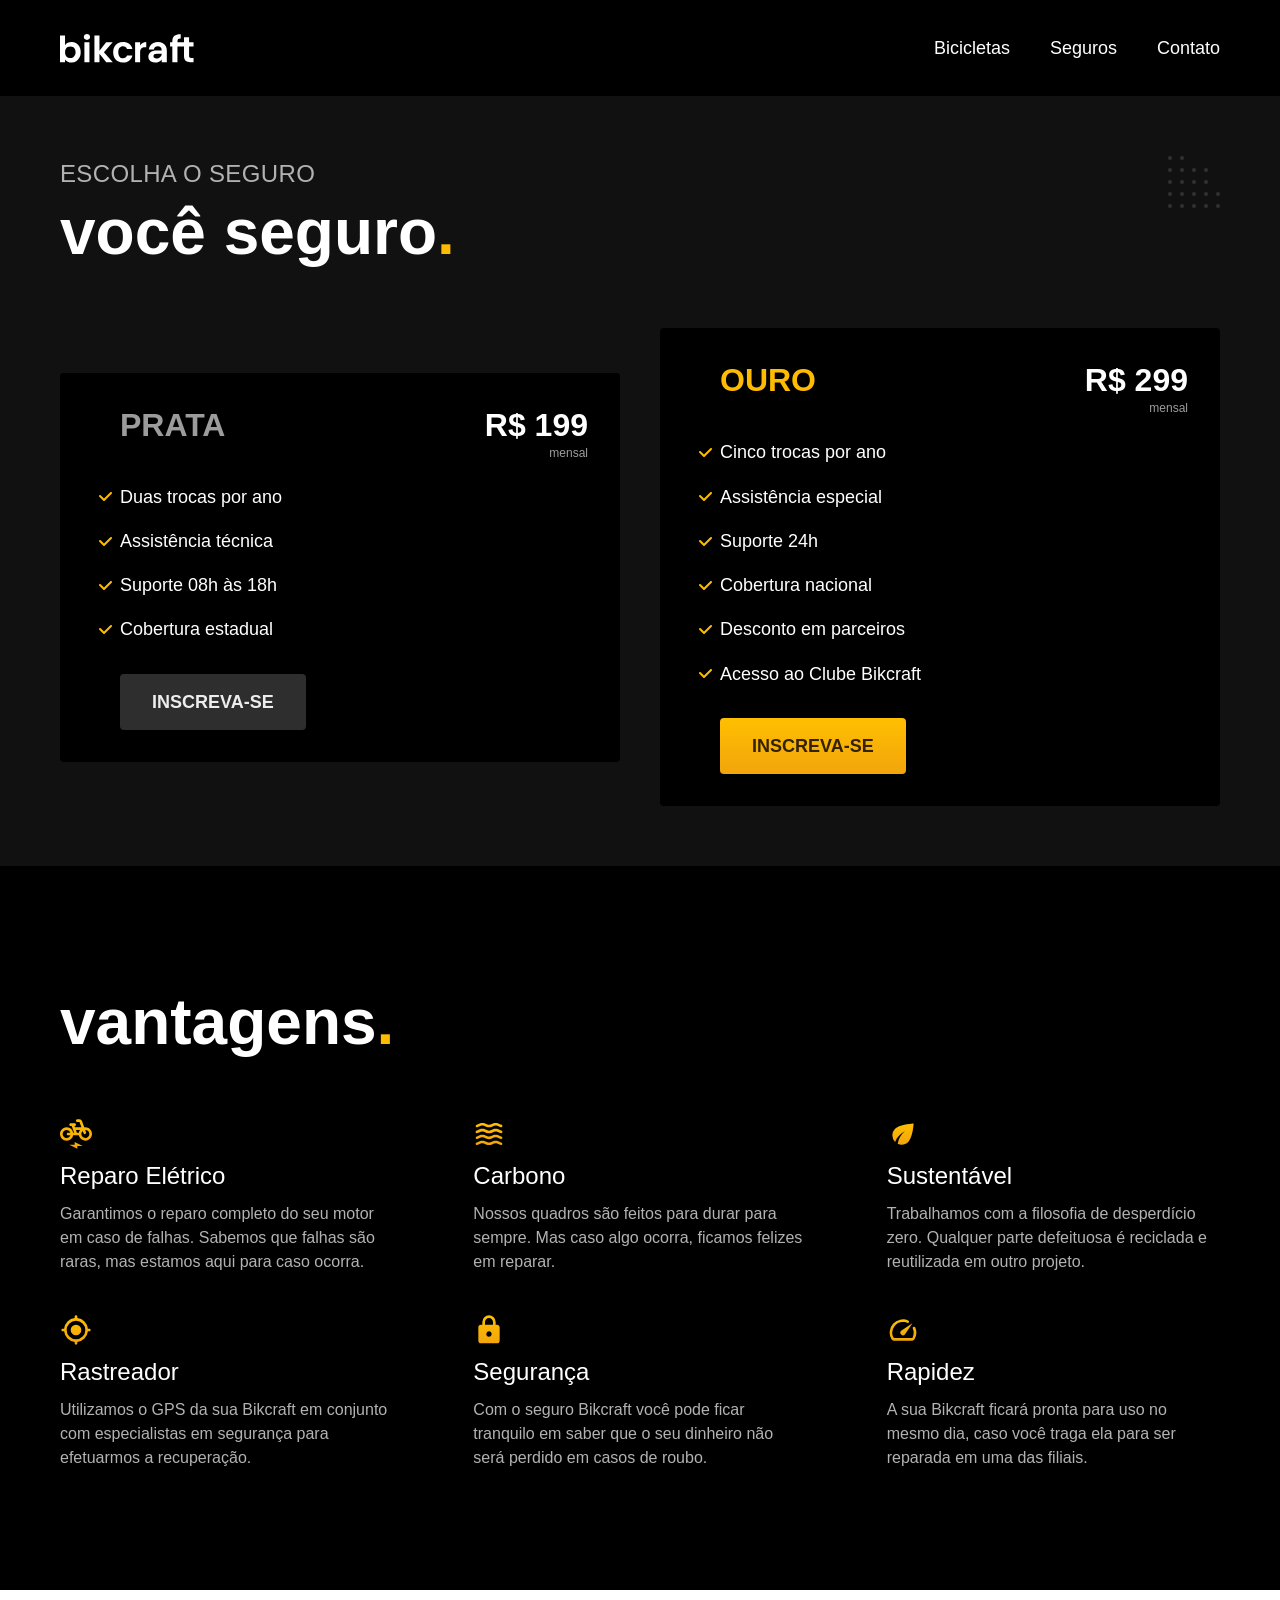
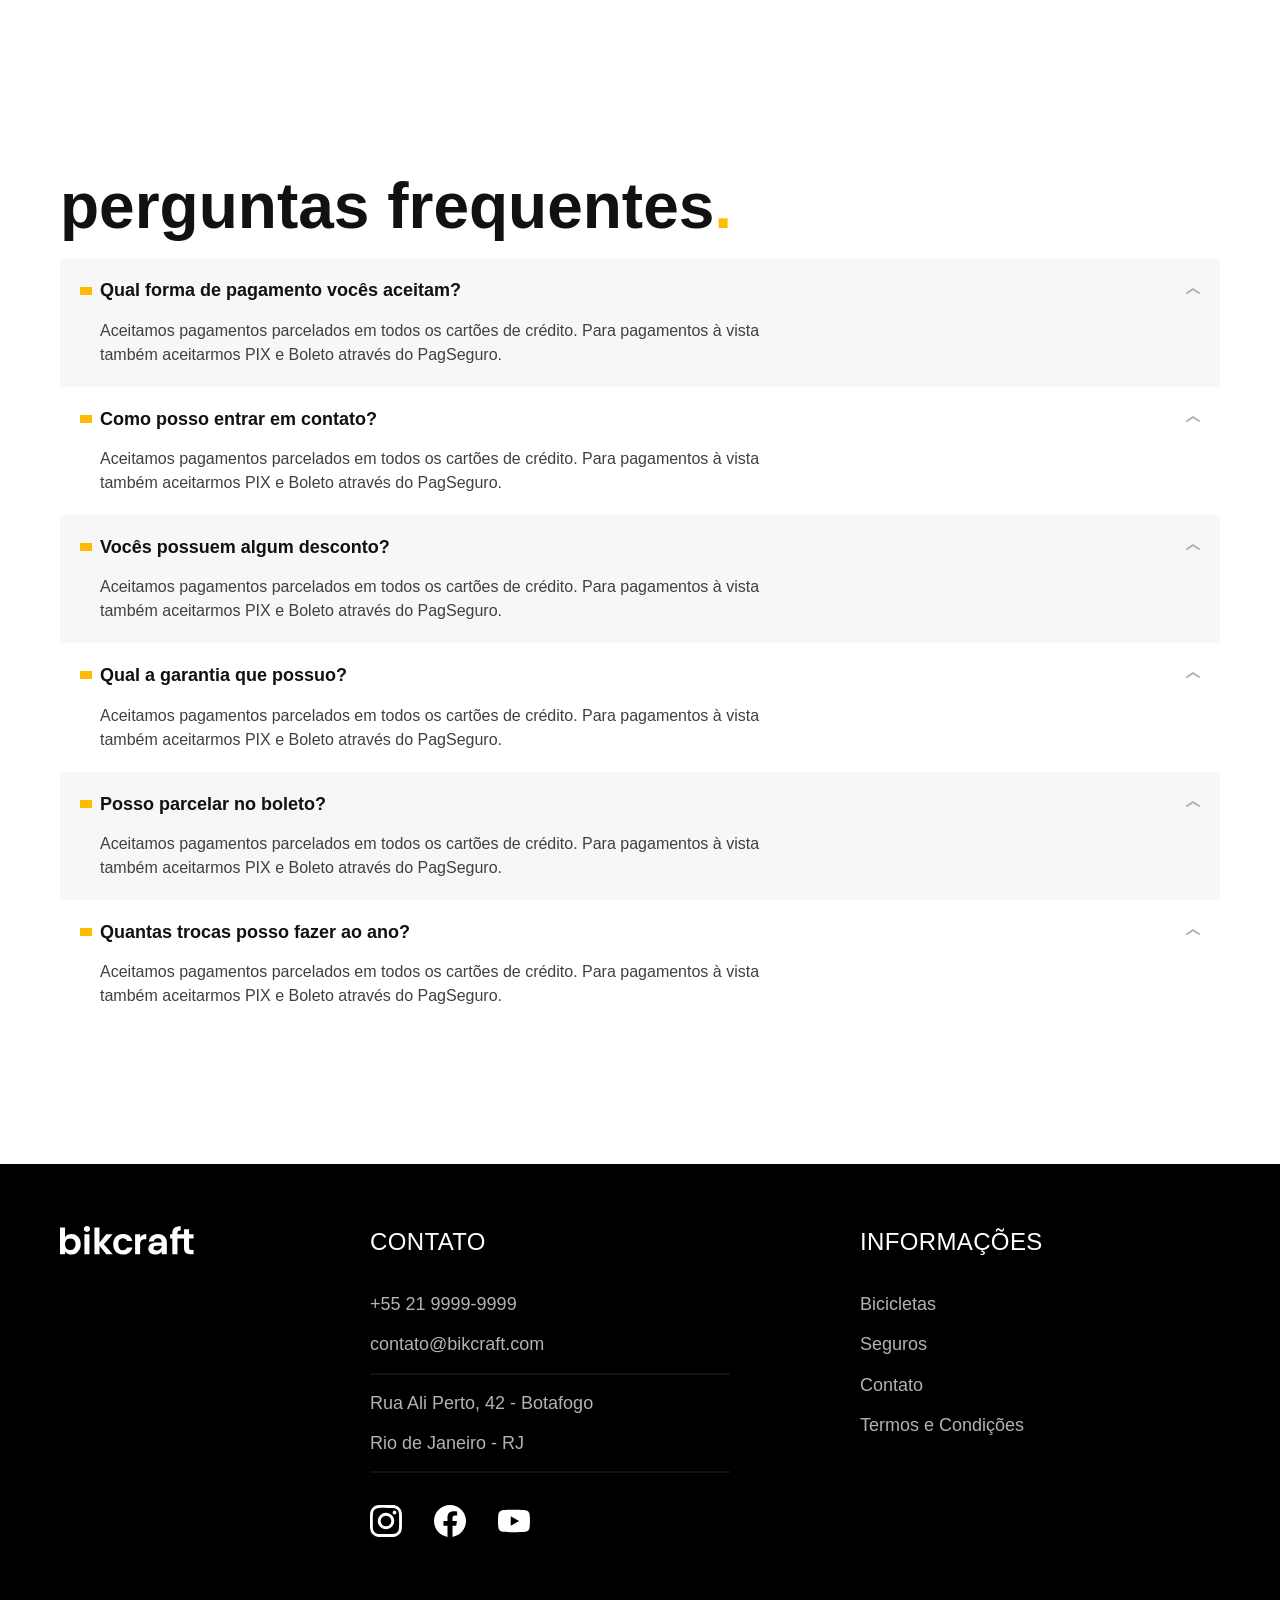
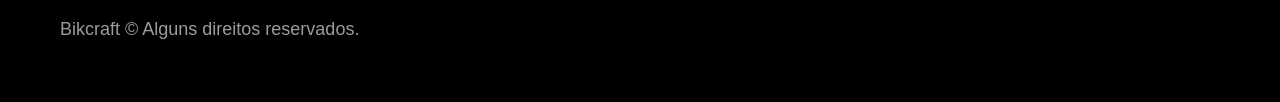
<file: seguros.html>
<!DOCTYPE html>
<html lang="pt-br">

<head>
  <meta charset="UTF-8">
  <meta name="viewport" content="width=device-width, initial-scale=1.0">

  <title>Seguros | Bikcraft</title>
  <meta name="description" content="Seguros.">

  <link rel="preload" href="./css/style.css" as="style">
  <link rel="stylesheet" href="./css/style.css">
</head>

<body id="seguros">
  <header class="header-bg">
    <div class="header container">
      <a href="./">
        <img src="./img/bikcraft.svg" alt="Bikcraft">
      </a>

      <nav aria-label="primaria">
        <ul class="header-menu font-1-m cor-0">
          <li><a href="./bicicletas.html">Bicicletas</a></li>
          <li><a href="./seguros.html">Seguros</a></li>
          <li><a href="./contato.html">Contato</a></li>
        </ul>
      </nav>
    </div>
  </header>

  <main class="seguros-bg">
    <div class="titulo-bg">
      <div class="titulo container">
        <p class="font-2-l-b cor-5">Escolha o seguro</p>
        <h1 class="font-1-xxl cor-0">você seguro<span class="cor-p1">.</span></h1>
      </div>
    </div>

    <div class="seguros container">

      <div class="seguros-item">
        <h3 class="font-1-xl cor-6">PRATA</h3>
        <span class="font-1-xl cor-0">R$ 199 <span class="font-1-xs cor-6">mensal</span></span>
        <ul class="font-2-m cor-0">
          <li>Duas trocas por ano</li>
          <li>Assistência técnica</li>
          <li>Suporte 08h às 18h</li>
          <li>Cobertura estadual</li>
        </ul>
        <a class="botao secundario" href="./orcamento.html?tipo=seguro&produto=prata">Inscreva-se</a>
      </div>

      <div class="seguros-item">
        <h3 class="font-1-xl cor-p1">OURO</h3>
        <span class="font-1-xl cor-0">R$ 299 <span class="font-1-xs cor-6">mensal</span></span>
        <ul class="font-2-m cor-0">
          <li>Cinco trocas por ano</li>
          <li>Assistência especial</li>
          <li>Suporte 24h</li>
          <li>Cobertura nacional</li>
          <li>Desconto em parceiros</li>
          <li>Acesso ao Clube Bikcraft</li>
        </ul>
        <a class="botao" href="./orcamento.html?tipo=seguro&produto=ouro">Inscreva-se</a>
      </div>
    </div>
  </main>

  <article class="vantagens-bg">
    <div class="vantagens container">
      <h2 class="font-1-xxl cor-0">vantagens<span class="cor-p1">.</span></h2>
      <ul>
        <li>
          <img src="./img/icones/eletrica.svg" alt="">
          <h3 class="font-1-l cor-0">Reparo Elétrico</h3>
          <p class="font-2-s cor-5">Garantimos o reparo completo do seu motor em caso de falhas. Sabemos que falhas são raras, mas estamos aqui para caso ocorra.</p>
        </li>
        <li>
          <img src="./img/icones/carbono.svg" alt="">
          <h3 class="font-1-l cor-0">Carbono</h3>
          <p class="font-2-s cor-5">Nossos quadros são feitos para durar para sempre. Mas caso algo ocorra, ficamos felizes em reparar.</p>
        </li>
        <li>
          <img src="./img/icones/sustentavel.svg" alt="">
          <h3 class="font-1-l cor-0">Sustentável</h3>
          <p class="font-2-s cor-5">Trabalhamos com a filosofia de desperdício zero. Qualquer parte defeituosa é reciclada e reutilizada em outro projeto.</p>
        </li>
        <li>
          <img src="./img/icones/rastreador.svg" alt="">
          <h3 class="font-1-l cor-0">Rastreador</h3>
          <p class="font-2-s cor-5">Utilizamos o GPS da sua Bikcraft em conjunto com especialistas em segurança para efetuarmos a recuperação.</p>
        </li>
        <li>
          <img src="./img/icones/seguro.svg" alt="">
          <h3 class="font-1-l cor-0">Segurança</h3>
          <p class="font-2-s cor-5">Com o seguro Bikcraft você pode ficar tranquilo em saber que o seu dinheiro não será perdido em casos de roubo.</p>
        </li>
        <li>
          <img src="./img/icones/velocidade.svg" alt="">
          <h3 class="font-1-l cor-0">Rapidez</h3>
          <p class="font-2-s cor-5">A sua Bikcraft ficará pronta para uso no mesmo dia, caso você traga ela para ser reparada em uma das filiais.</p>
        </li>
      </ul>
    </div>
  </article>

  <article class="perguntas container">
    <h2 class="font-1-xxl">perguntas frequentes<span class="cor-p1">.</span></h2>

    <dl>
      <div>
        <dt class="font-1-m-b">Qual forma de pagamento vocês aceitam?</dt>
        <dd class="font-2-s cor-9">Aceitamos pagamentos parcelados em todos os cartões de crédito. Para pagamentos à vista também aceitarmos PIX e Boleto através do PagSeguro.</dd>
      </div>
      <div>
        <dt class="font-1-m-b">Como posso entrar em contato?</dt>
        <dd class="font-2-s cor-9">Aceitamos pagamentos parcelados em todos os cartões de crédito. Para pagamentos à vista também aceitarmos PIX e Boleto através do PagSeguro.</dd>
      </div>
      <div>
        <dt class="font-1-m-b">Vocês possuem algum desconto?</dt>
        <dd class="font-2-s cor-9">Aceitamos pagamentos parcelados em todos os cartões de crédito. Para pagamentos à vista também aceitarmos PIX e Boleto através do PagSeguro.</dd>
      </div>
      <div>
        <dt class="font-1-m-b">Qual a garantia que possuo?</dt>
        <dd class="font-2-s cor-9">Aceitamos pagamentos parcelados em todos os cartões de crédito. Para pagamentos à vista também aceitarmos PIX e Boleto através do PagSeguro.</dd>
      </div>
      <div>
        <dt class="font-1-m-b">Posso parcelar no boleto?</dt>
        <dd class="font-2-s cor-9">Aceitamos pagamentos parcelados em todos os cartões de crédito. Para pagamentos à vista também aceitarmos PIX e Boleto através do PagSeguro.</dd>
      </div>
      <div>
        <dt class="font-1-m-b">Quantas trocas posso fazer ao ano?</dt>
        <dd class="font-2-s cor-9">Aceitamos pagamentos parcelados em todos os cartões de crédito. Para pagamentos à vista também aceitarmos PIX e Boleto através do PagSeguro.</dd>
      </div>
    </dl>
  </article>

  <footer class="footer-bg">
    <div class="footer container">
      <img src="./img/bikcraft.svg" alt="Bikcraft">
      <div class="footer-contato">
        <h3 class="font-2-l-b cor-0">Contato</h3>
        <ul class="font-2-m cor-5">
          <li><a href="tel:+552199999999">+55 21 9999-9999</a></li>
          <li><a href="mailto:contato@bikcraft.com">contato@bikcraft.com</a></li>
          <li>Rua Ali Perto, 42 - Botafogo</li>
          <li>Rio de Janeiro - RJ</li>
        </ul>
        <div class="footer-redes">
          <a href="./">
            <img src="./img/redes/instagram.svg" alt="Instagram">
          </a>
          <a href="./">
            <img src="./img/redes/facebook.svg" alt="Facebook">
          </a>
          <a href="./">
            <img src="./img/redes/youtube.svg" alt="Youtube">
          </a>
        </div>
      </div>
      <div class="footer-informacoes">
        <h3 class="font-2-l-b cor-0">Informações</h3>
        <nav>
          <ul class="font-1-m cor-5">
            <li><a href="./bicicletas.html">Bicicletas</a></li>
            <li><a href="./seguros.html">Seguros</a></li>
            <li><a href="./contato.html">Contato</a></li>
            <li><a href="./termos.html">Termos e Condições</a></li>
          </ul>
        </nav>
      </div>
      <p class="footer-copy font-2-m cor-6">Bikcraft © Alguns direitos reservados.</p>
    </div>
  </footer>
  <script src="./js/script.js"></script>
</body>

</html>
</file>
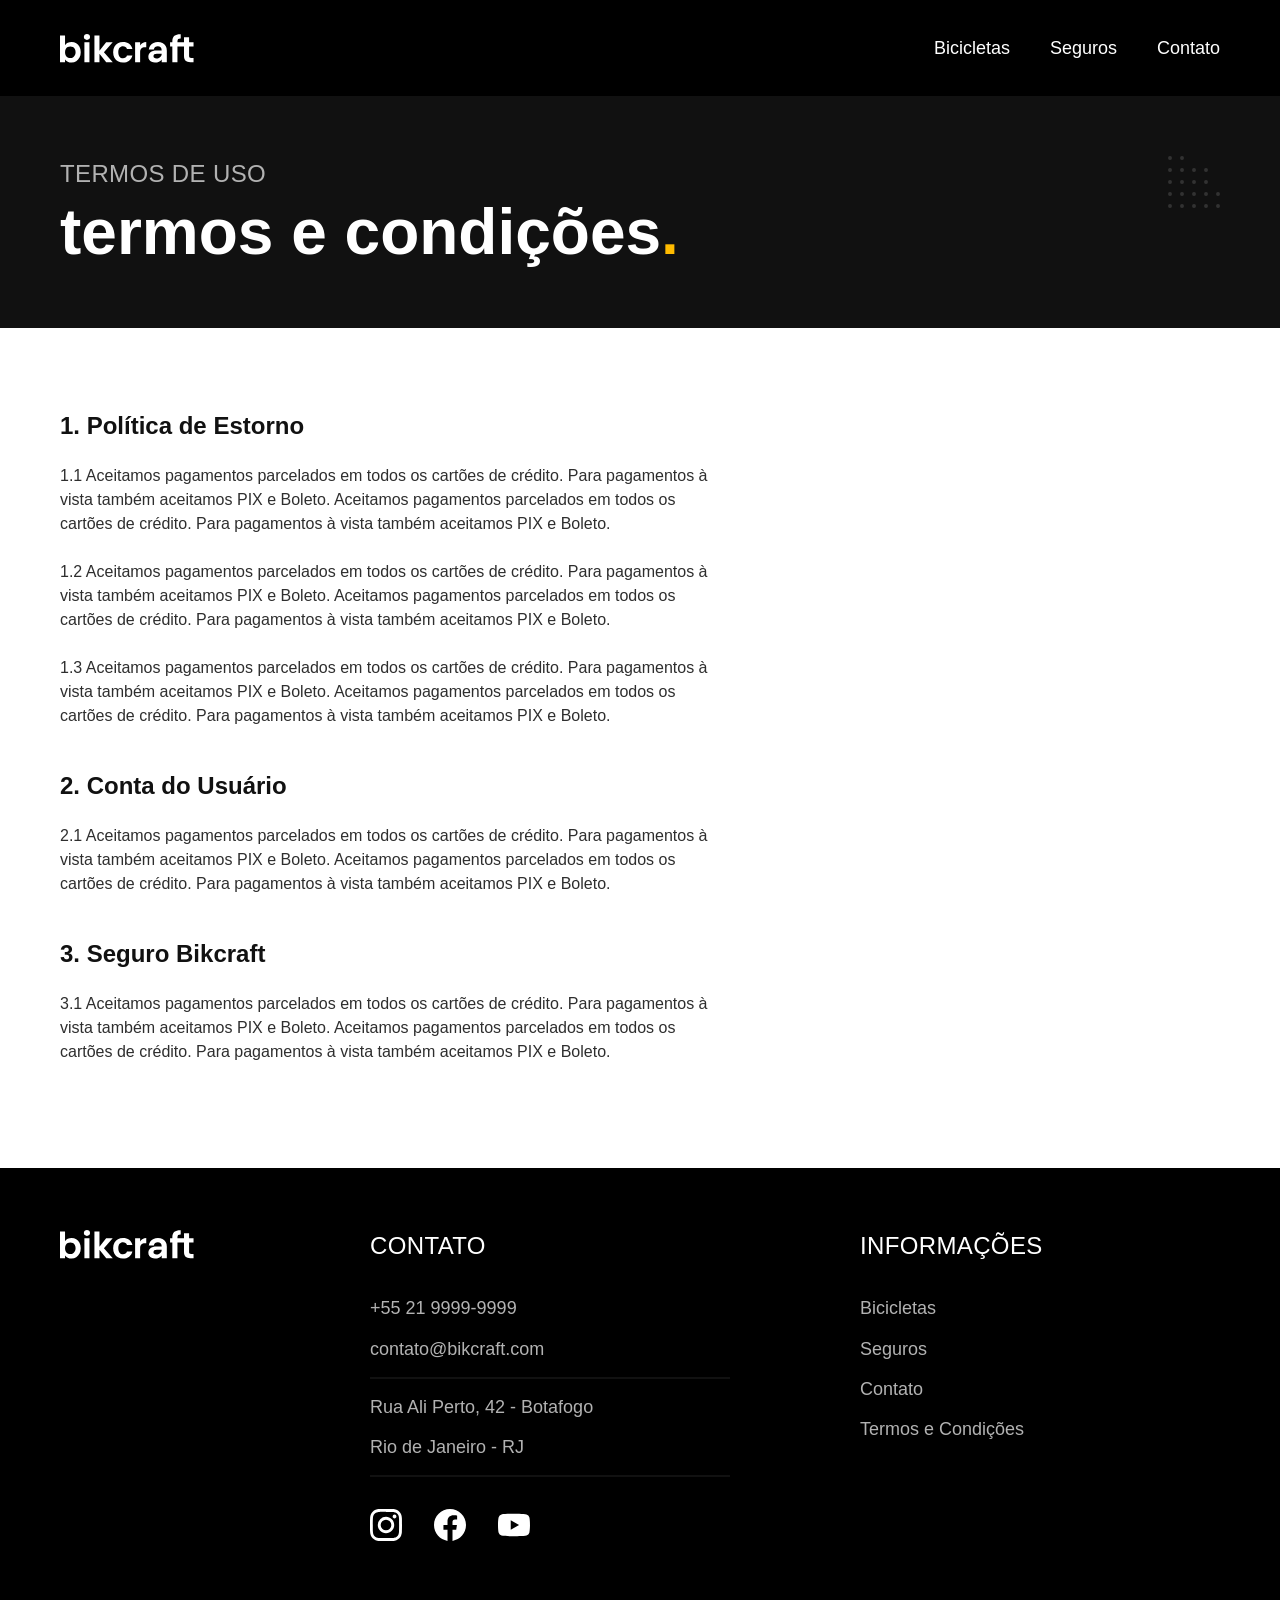
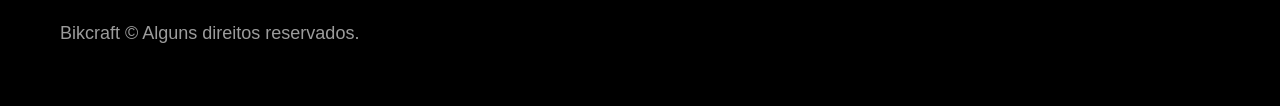
<file: termos.html>
<!DOCTYPE html>
<html lang="pt-br">

<head>
  <meta charset="UTF-8">
  <meta name="viewport" content="width=device-width, initial-scale=1.0">

  <title>Termos e Condições | Bikcraft</title>
  <meta name="description" content="Termos e condições.">

  <link rel="preload" href="./css/style.css" as="style">
  <link rel="stylesheet" href="./css/style.css">
</head>

<body id="termos">
  <header class="header-bg">
    <div class="header container">
      <a href="./">
        <img src="./img/bikcraft.svg" alt="Bikcraft">
      </a>

      <nav aria-label="primaria">
        <ul class="header-menu font-1-m cor-0">
          <li><a href="./bicicletas.html">Bicicletas</a></li>
          <li><a href="./seguros.html">Seguros</a></li>
          <li><a href="./contato.html">Contato</a></li>
        </ul>
      </nav>
    </div>
  </header>

  <main>
    <div class="titulo-bg">
      <div class="titulo container">
        <p class="font-2-l-b cor-5">Termos de uso</p>
        <h1 class="font-1-xxl cor-0">termos e condições<span class="cor-p1">.</span></h1>
      </div>
    </div>

    <div class="termos font-2-s cor-10 container">
      <h2 class="font-1-l cor-11">1. Política de Estorno</h2>
      <p>1.1 Aceitamos pagamentos parcelados em todos os cartões de crédito. Para pagamentos à vista também aceitamos PIX e Boleto. Aceitamos pagamentos parcelados em todos os cartões de crédito. Para pagamentos à vista também aceitamos PIX e Boleto.</p>
      <p>1.2 Aceitamos pagamentos parcelados em todos os cartões de crédito. Para pagamentos à vista também aceitamos PIX e Boleto. Aceitamos pagamentos parcelados em todos os cartões de crédito. Para pagamentos à vista também aceitamos PIX e Boleto.</p>
      <p>1.3 Aceitamos pagamentos parcelados em todos os cartões de crédito. Para pagamentos à vista também aceitamos PIX e Boleto. Aceitamos pagamentos parcelados em todos os cartões de crédito. Para pagamentos à vista também aceitamos PIX e Boleto.</p>
      <h2 class="font-1-l cor-11">2. Conta do Usuário</h2>
      <p>2.1 Aceitamos pagamentos parcelados em todos os cartões de crédito. Para pagamentos à vista também aceitamos PIX e Boleto. Aceitamos pagamentos parcelados em todos os cartões de crédito. Para pagamentos à vista também aceitamos PIX e Boleto.</p>
      <h2 class="font-1-l cor-11">3. Seguro Bikcraft</h2>
      <p>3.1 Aceitamos pagamentos parcelados em todos os cartões de crédito. Para pagamentos à vista também aceitamos PIX e Boleto. Aceitamos pagamentos parcelados em todos os cartões de crédito. Para pagamentos à vista também aceitamos PIX e Boleto.</p>
    </div>
  </main>

  <footer class="footer-bg">
    <div class="footer container">
      <img src="./img/bikcraft.svg" alt="Bikcraft">
      <div class="footer-contato">
        <h3 class="font-2-l-b cor-0">Contato</h3>
        <ul class="font-2-m cor-5">
          <li><a href="tel:+552199999999">+55 21 9999-9999</a></li>
          <li><a href="mailto:contato@bikcraft.com">contato@bikcraft.com</a></li>
          <li>Rua Ali Perto, 42 - Botafogo</li>
          <li>Rio de Janeiro - RJ</li>
        </ul>
        <div class="footer-redes">
          <a href="./">
            <img src="./img/redes/instagram.svg" alt="Instagram">
          </a>
          <a href="./">
            <img src="./img/redes/facebook.svg" alt="Facebook">
          </a>
          <a href="./">
            <img src="./img/redes/youtube.svg" alt="Youtube">
          </a>
        </div>
      </div>
      <div class="footer-informacoes">
        <h3 class="font-2-l-b cor-0">Informações</h3>
        <nav>
          <ul class="font-1-m cor-5">
            <li><a href="./bicicletas.html">Bicicletas</a></li>
            <li><a href="./seguros.html">Seguros</a></li>
            <li><a href="./contato.html">Contato</a></li>
            <li><a href="./termos.html">Termos e Condições</a></li>
          </ul>
        </nav>
      </div>
      <p class="footer-copy font-2-m cor-6">Bikcraft © Alguns direitos reservados.</p>
    </div>
  </footer>
  <script src="./js/script.js"></script>
</body>

</html>
</file>
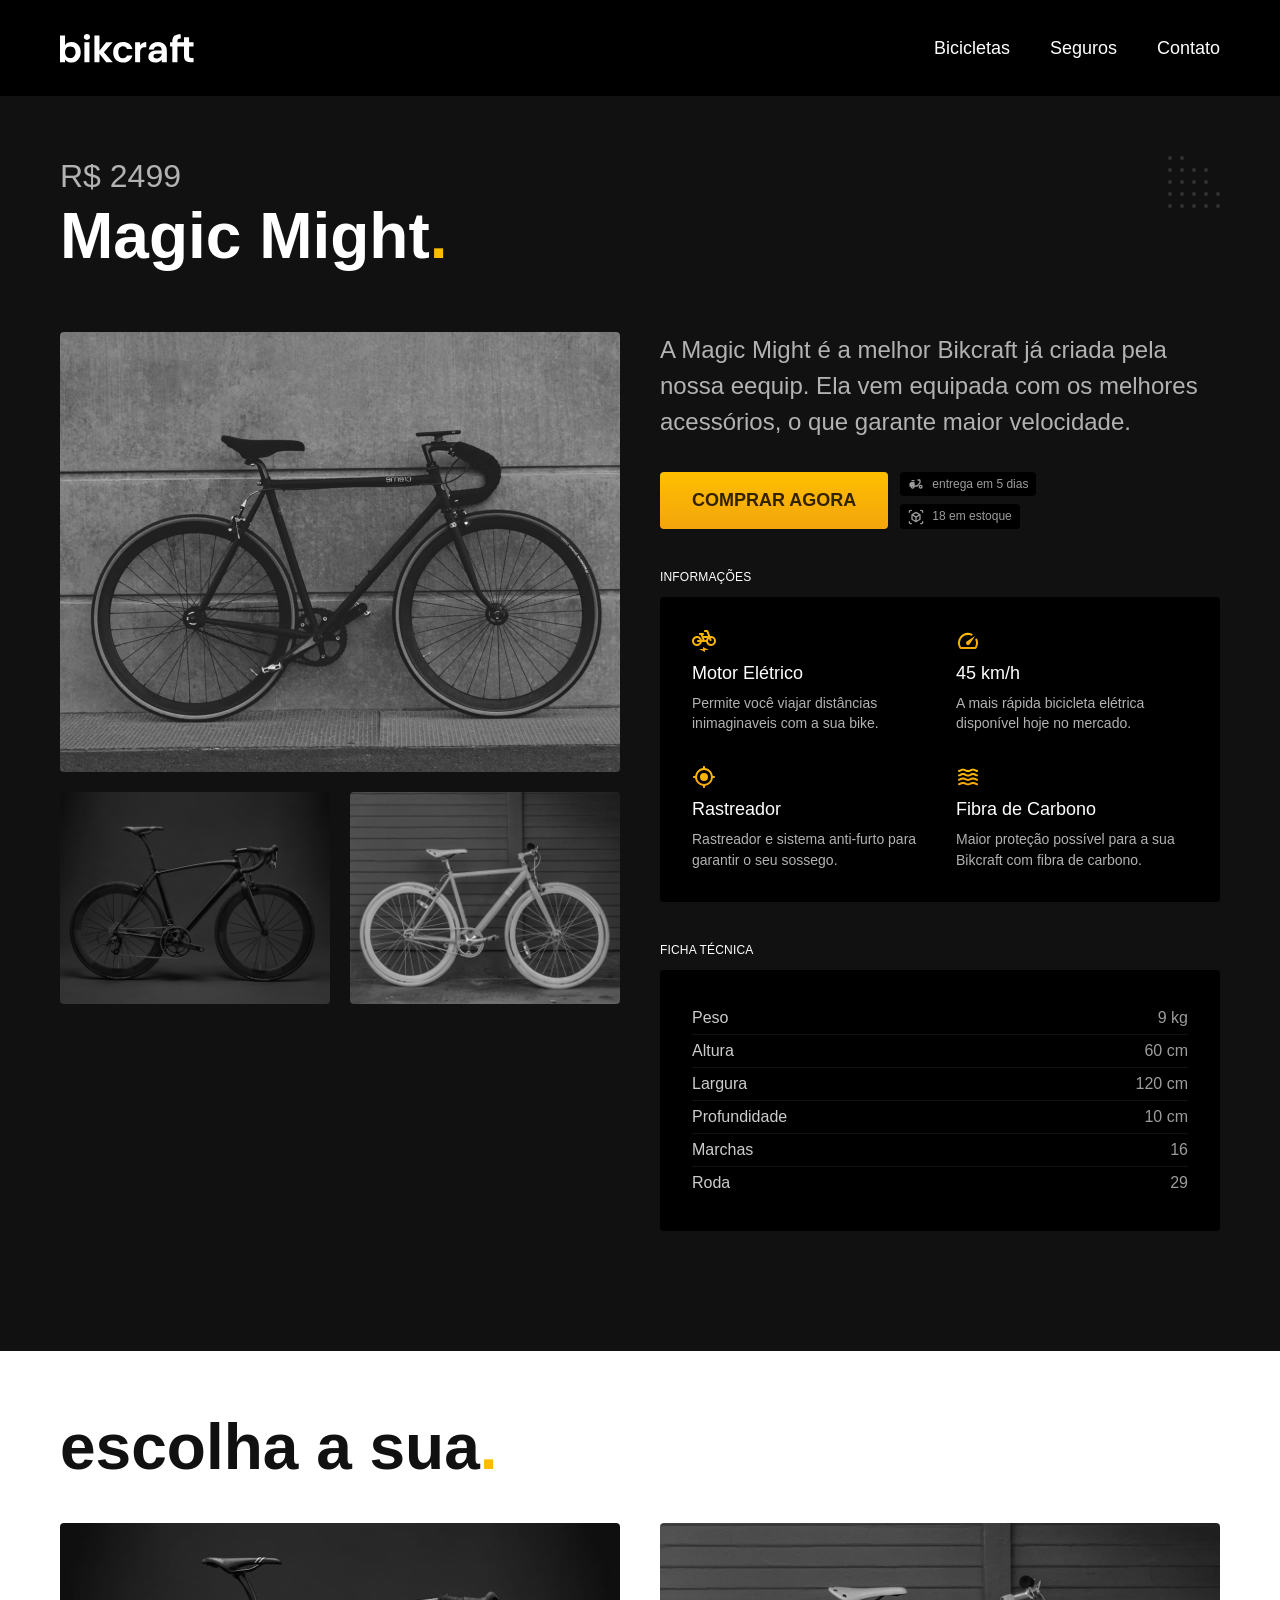
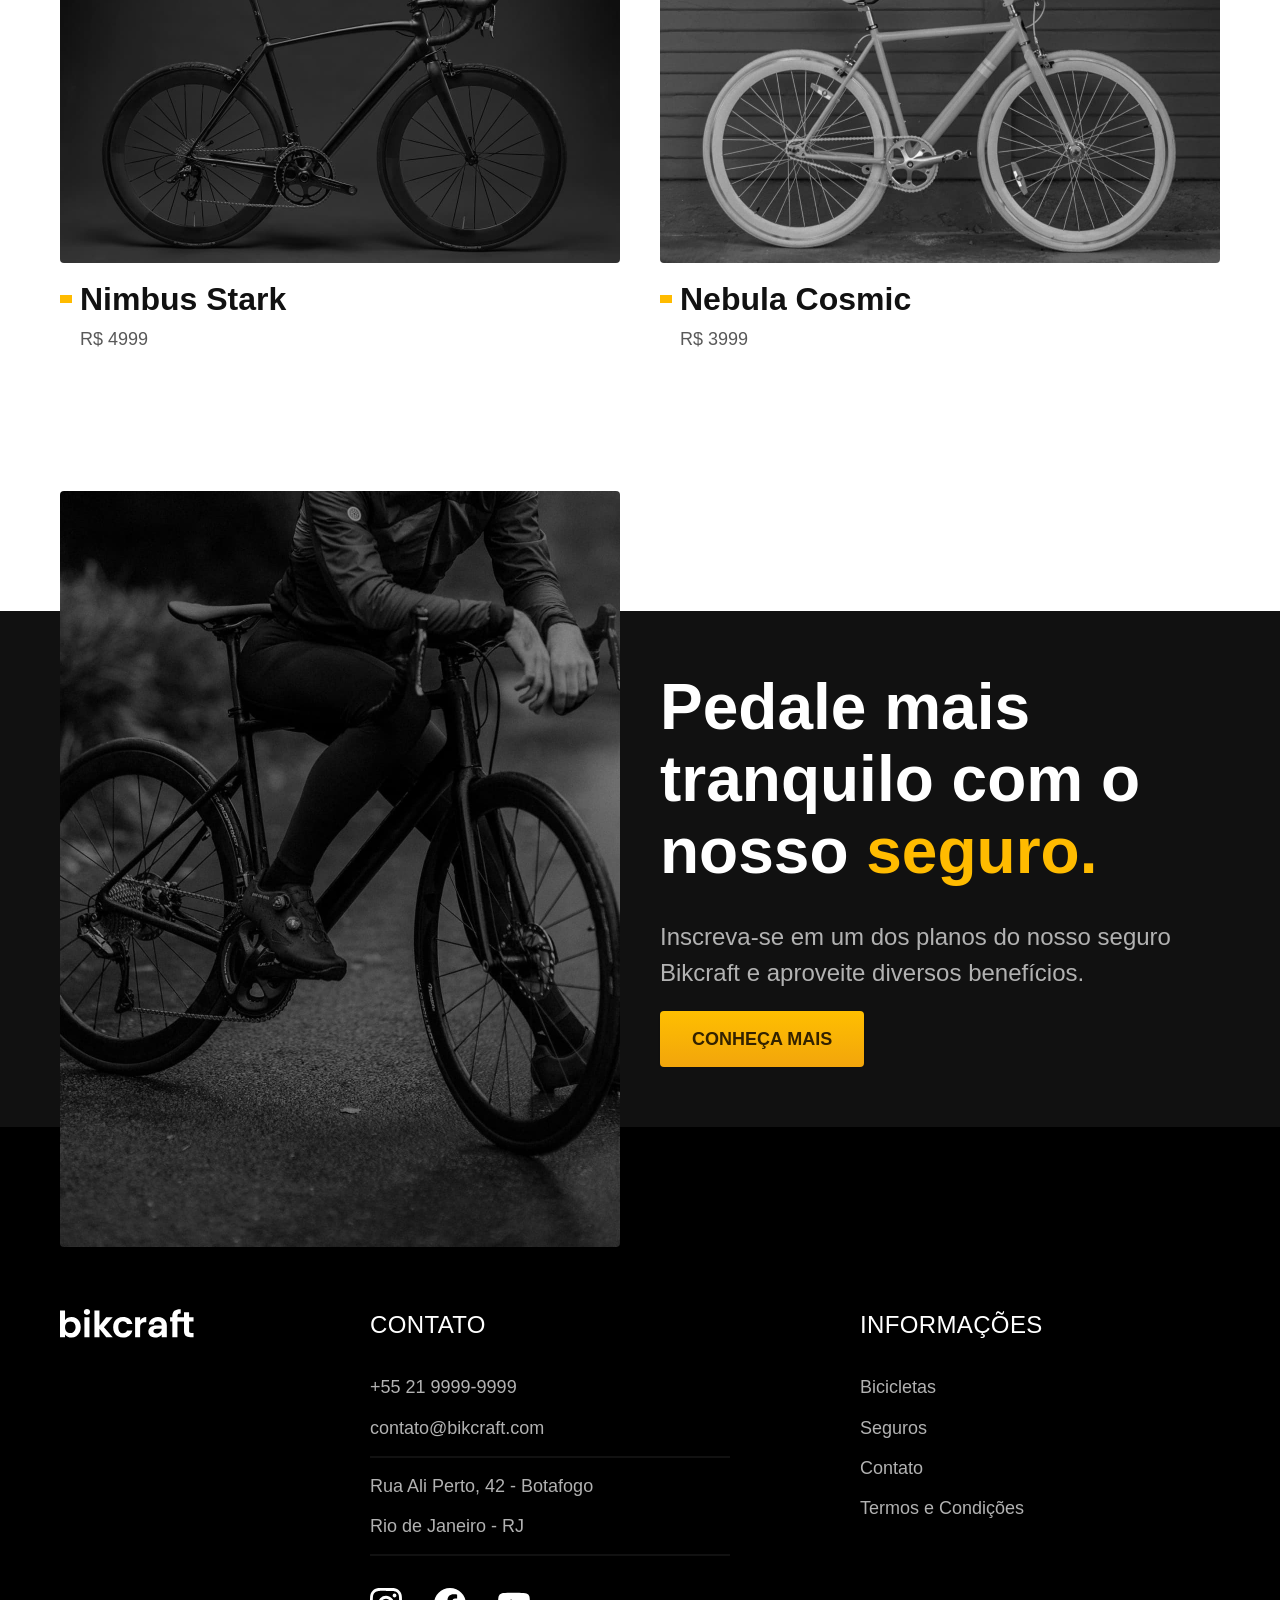
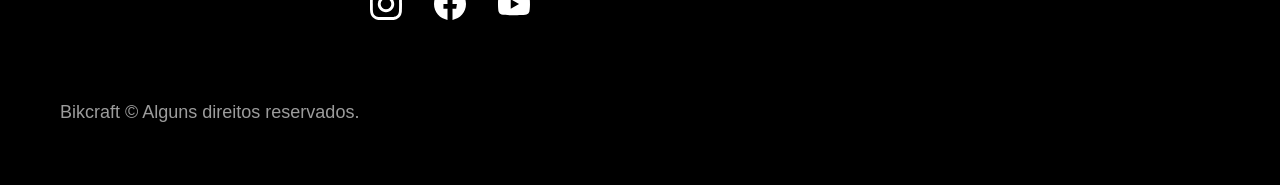
<file: bicicletas/magic.html>
<!DOCTYPE html>
<html lang="pt-br">

<head>
  <meta charset="UTF-8">
  <meta name="viewport" content="width=device-width, initial-scale=1.0">

  <title>Magic | Bikcraft</title>
  <meta name="description" content="Magic.">

  <link rel="preload" href="../css/style.css" as="style">
  <link rel="stylesheet" href="../css/style.css">
</head>

<body id="bicicleta">
  <header class="header-bg">
    <div class="header container">
      <a href="../">
        <img src="../img/bikcraft.svg" alt="Bikcraft">
      </a>

      <nav aria-label="primaria">
        <ul class="header-menu font-1-m cor-0">
          <li><a href="../bicicletas.html">Bicicletas</a></li>
          <li><a href="../seguros.html">Seguros</a></li>
          <li><a href="../contato.html">Contato</a></li>
        </ul>
      </nav>
    </div>
  </header>

  <main class="titulo-bg">
    <div>
      <div class="titulo container">
        <p class="font-2-xl cor-5">R$ 2499</p>
        <h1 class="font-1-xxl cor-0">Magic Might<span class="cor-p1">.</span></h1>
      </div>
    </div>
    <div class="bicicleta container">
      <div class="bicicleta-imagens">
        <img src="../img/bicicleta/nimbus2.jpg" alt="">
        <img src="../img/bicicleta/nimbus1.jpg" alt="">
        <img src="../img/bicicleta/nimbus3.jpg" alt="">
      </div>
      <div class="bicicleta-conteudo">
        <p class="font-2-l cor-5">A Magic Might é a melhor Bikcraft já criada pela nossa eequip. Ela vem equipada com os melhores acessórios, o que garante maior velocidade.</p>
        <div class="bicicleta-comprar">
          <a class="botao" href="../orcamento.html">Comprar Agora</a>
          <span class="font-1-xs cor-6"><img src="../img/icones/entrega.svg" alt=""> entrega em 5 dias</span>
          <span class="font-1-xs cor-6"><img src="../img/icones/estoque.svg" alt=""> 18 em estoque</span>
        </div>

        <h2 class="font-1-xs cor-0">Informações</h2>
        <ul class="bicicleta-informacoes">
          <li>
            <img src="../img/icones/eletrica.svg" alt="">
            <h3 class="font-1-m cor-0">Motor Elétrico</h3>
            <p class="font-2-xs cor-5">Permite você viajar distâncias inimaginaveis com a sua bike.</p>
          </li>
          <li>
            <img src="../img/icones/velocidade.svg" alt="">
            <h3 class="font-1-m cor-0">45 km/h</h3>
            <p class="font-2-xs cor-5">A mais rápida bicicleta elétrica disponível hoje no mercado.</p>
          </li>
          <li>
            <img src="../img/icones/rastreador.svg" alt="">
            <h3 class="font-1-m cor-0">Rastreador</h3>
            <p class="font-2-xs cor-5">Rastreador e sistema anti-furto para garantir o seu sossego.</p>
          </li>
          <li>
            <img src="../img/icones/carbono.svg" alt="">
            <h3 class="font-1-m cor-0">Fibra de Carbono</h3>
            <p class="font-2-xs cor-5">Maior proteção possível para a sua Bikcraft com fibra de carbono.</p>
          </li>
        </ul>
        <h2 class="font-1-xs cor-0">Ficha Técnica</h2>
        <ul class="bicicleta-ficha font-2-s cor-4">
          <li>Peso <span>9 kg</span></li>
          <li>Altura <span>60 cm</span></li>
          <li>Largura <span>120 cm</span></li>
          <li>Profundidade <span>10 cm</span></li>
          <li>Marchas <span>16</span></li>
          <li>Roda <span>29</span></li>
        </ul>
      </div>
    </div>
  </main>

  <article class="bicicletas-lista container">
    <h2 class="font-1-xxl">escolha a sua<span class="cor-p1">.</span></h2>

    <ul>
      <li>
        <a href="./nimbus.html">
          <img src="../img/bicicletas/nimbus.jpg" alt="Bicicleta preta">
          <h3 class="font-1-xl">Nimbus Stark</h3>
          <span class="font-2-m cor-8">R$ 4999</span>
        </a>
      </li>
      <li>
        <a href="./nebula.html">
          <img src="../img/bicicletas/nebula.jpg" alt="Bicicleta preta">
          <h3 class="font-1-xl">Nebula Cosmic</h3>
          <span class="font-2-m cor-8">R$ 3999</span>
        </a>
      </li>
    </ul>
  </article>

  <article class="seguro-bg">
    <div class="seguro container">
      <div class="seguro-imagem">
        <img src="../img/fotos/seguros.jpg" alt="Pessoa parada em cima de uma bicicleta.">
      </div>
      <div class="seguro-conteudo">
        <h2 class="font-1-xxl cor-0">Pedale mais tranquilo com o nosso <span class="cor-p1">seguro.</span></h2>
        <p class="font-2-l cor-5">Inscreva-se em um dos planos do nosso seguro Bikcraft e aproveite diversos benefícios.</p>
        <a class="botao" href="../seguros.html">Conheça Mais</a>
      </div>
    </div>
  </article>

  <footer class="footer-bg">
    <div class="footer container">
      <img src="../img/bikcraft.svg" alt="Bikcraft">
      <div class="footer-contato">
        <h3 class="font-2-l-b cor-0">Contato</h3>
        <ul class="font-2-m cor-5">
          <li><a href="tel:+552199999999">+55 21 9999-9999</a></li>
          <li><a href="mailto:contato@bikcraft.com">contato@bikcraft.com</a></li>
          <li>Rua Ali Perto, 42 - Botafogo</li>
          <li>Rio de Janeiro - RJ</li>
        </ul>
        <div class="footer-redes">
          <a href="../">
            <img src="../img/redes/instagram.svg" alt="Instagram">
          </a>
          <a href="../">
            <img src="../img/redes/facebook.svg" alt="Facebook">
          </a>
          <a href="../">
            <img src="../img/redes/youtube.svg" alt="Youtube">
          </a>
        </div>
      </div>
      <div class="footer-informacoes">
        <h3 class="font-2-l-b cor-0">Informações</h3>
        <nav>
          <ul class="font-1-m cor-5">
            <li><a href="../bicicletas.html">Bicicletas</a></li>
            <li><a href="../seguros.html">Seguros</a></li>
            <li><a href="../contato.html">Contato</a></li>
            <li><a href="../termos.html">Termos e Condições</a></li>
          </ul>
        </nav>
      </div>
      <p class="footer-copy font-2-m cor-6">Bikcraft © Alguns direitos reservados.</p>
    </div>
  </footer>
</body>

</html>
</file>
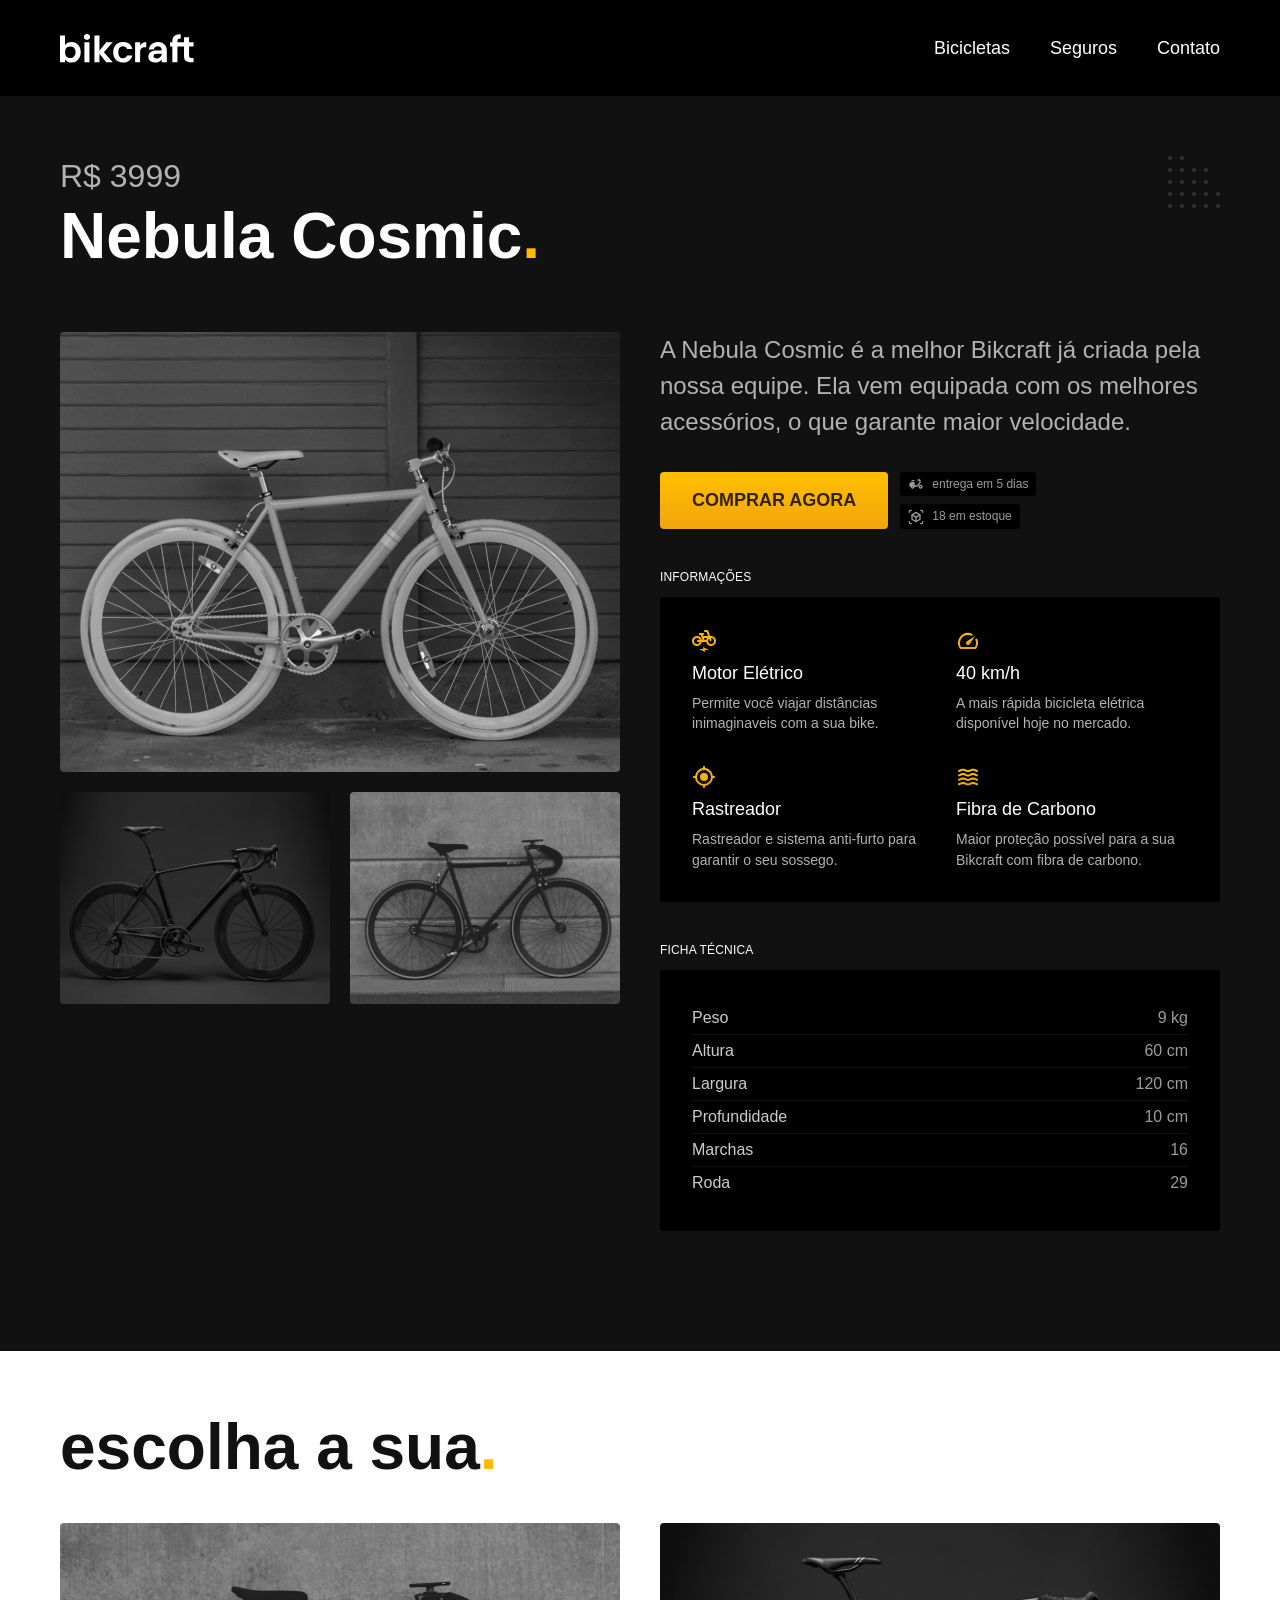
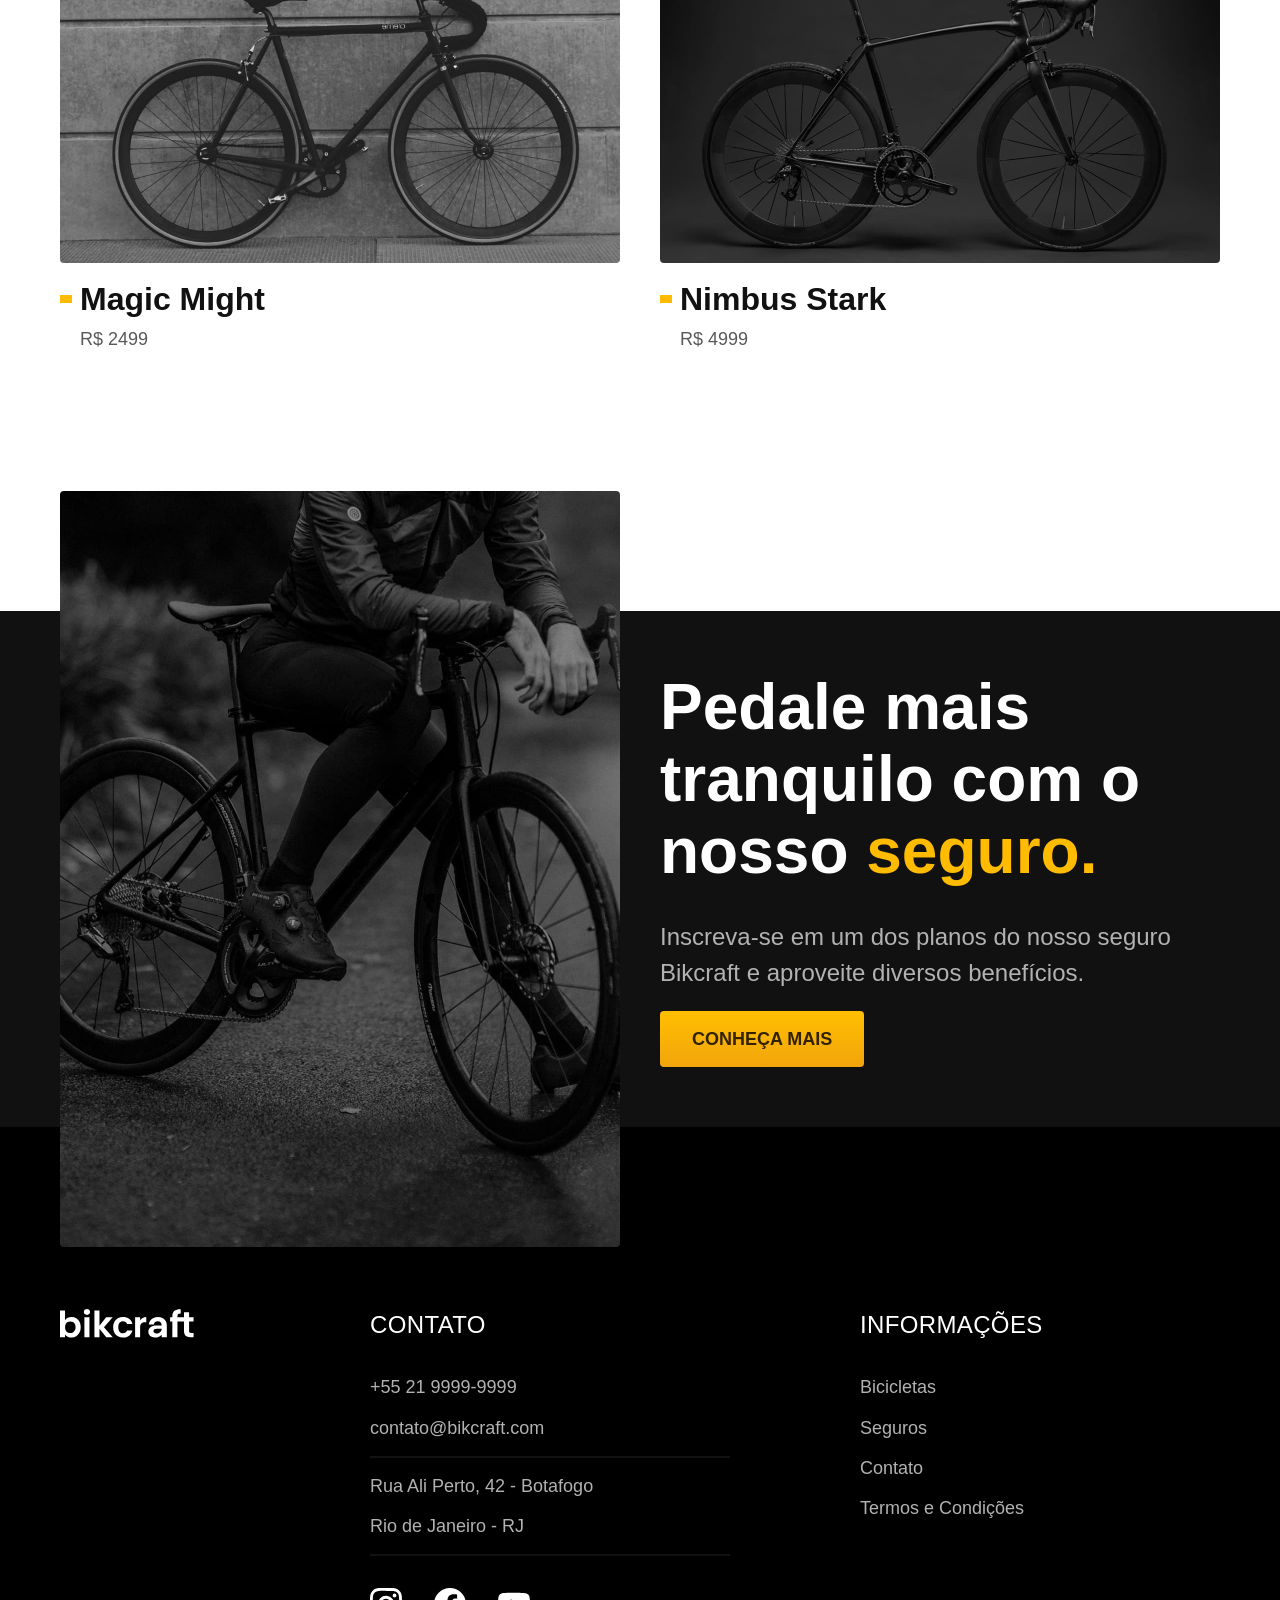
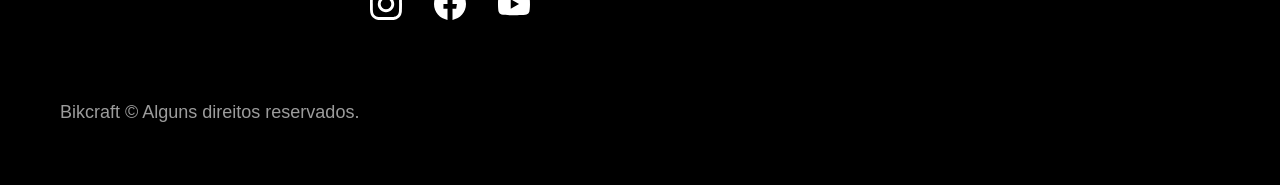
<file: bicicletas/nebula.html>
<!DOCTYPE html>
<html lang="pt-br">

<head>
  <meta charset="UTF-8">
  <meta name="viewport" content="width=device-width, initial-scale=1.0">

  <title>Nebula | Bikcraft</title>
  <meta name="description" content="Nebula.">

  <link rel="preload" href="../css/style.css" as="style">
  <link rel="stylesheet" href="../css/style.css">
</head>

<body id="bicicleta">
  <header class="header-bg">
    <div class="header container">
      <a href="../">
        <img src="../img/bikcraft.svg" alt="Bikcraft">
      </a>

      <nav aria-label="primaria">
        <ul class="header-menu font-1-m cor-0">
          <li><a href="../bicicletas.html">Bicicletas</a></li>
          <li><a href="../seguros.html">Seguros</a></li>
          <li><a href="../contato.html">Contato</a></li>
        </ul>
      </nav>
    </div>
  </header>

  <main class="titulo-bg">
    <div>
      <div class="titulo container">
        <p class="font-2-xl cor-5">R$ 3999</p>
        <h1 class="font-1-xxl cor-0">Nebula Cosmic<span class="cor-p1">.</span></h1>
      </div>
    </div>
    <div class="bicicleta container">
      <div class="bicicleta-imagens">
        <img src="../img/bicicleta/nimbus3.jpg" alt="">
        <img src="../img/bicicleta/nimbus1.jpg" alt="">
        <img src="../img/bicicleta/nimbus2.jpg" alt="">
      </div>
      <div class="bicicleta-conteudo">
        <p class="font-2-l cor-5">A Nebula Cosmic é a melhor Bikcraft já criada pela nossa equipe. Ela vem equipada com os melhores acessórios, o que garante maior velocidade.</p>
        <div class="bicicleta-comprar">
          <a class="botao" href="../orcamento.html?tipo=bickcraft&produto=nebula">Comprar Agora</a>
          <span class="font-1-xs cor-6"><img src="../img/icones/entrega.svg" alt=""> entrega em 5 dias</span>
          <span class="font-1-xs cor-6"><img src="../img/icones/estoque.svg" alt=""> 18 em estoque</span>
        </div>

        <h2 class="font-1-xs cor-0">Informações</h2>
        <ul class="bicicleta-informacoes">
          <li>
            <img src="../img/icones/eletrica.svg" alt="">
            <h3 class="font-1-m cor-0">Motor Elétrico</h3>
            <p class="font-2-xs cor-5">Permite você viajar distâncias inimaginaveis com a sua bike.</p>
          </li>
          <li>
            <img src="../img/icones/velocidade.svg" alt="">
            <h3 class="font-1-m cor-0">40 km/h</h3>
            <p class="font-2-xs cor-5">A mais rápida bicicleta elétrica disponível hoje no mercado.</p>
          </li>
          <li>
            <img src="../img/icones/rastreador.svg" alt="">
            <h3 class="font-1-m cor-0">Rastreador</h3>
            <p class="font-2-xs cor-5">Rastreador e sistema anti-furto para garantir o seu sossego.</p>
          </li>
          <li>
            <img src="../img/icones/carbono.svg" alt="">
            <h3 class="font-1-m cor-0">Fibra de Carbono</h3>
            <p class="font-2-xs cor-5">Maior proteção possível para a sua Bikcraft com fibra de carbono.</p>
          </li>
        </ul>
        <h2 class="font-1-xs cor-0">Ficha Técnica</h2>
        <ul class="bicicleta-ficha font-2-s cor-4">
          <li>Peso <span>9 kg</span></li>
          <li>Altura <span>60 cm</span></li>
          <li>Largura <span>120 cm</span></li>
          <li>Profundidade <span>10 cm</span></li>
          <li>Marchas <span>16</span></li>
          <li>Roda <span>29</span></li>
        </ul>
      </div>
    </div>
  </main>

  <article class="bicicletas-lista container">
    <h2 class="font-1-xxl">escolha a sua<span class="cor-p1">.</span></h2>

    <ul>
      <li>
        <a href="./magic.html">
          <img src="../img/bicicletas/magic.jpg" alt="Bicicleta preta">
          <h3 class="font-1-xl">Magic Might</h3>
          <span class="font-2-m cor-8">R$ 2499</span>
        </a>
      </li>
      <li>
        <a href="./nimbus.html">
          <img src="../img/bicicletas/nimbus.jpg" alt="Bicicleta preta">
          <h3 class="font-1-xl">Nimbus Stark</h3>
          <span class="font-2-m cor-8">R$ 4999</span>
        </a>
      </li>
    </ul>
  </article>

  <article class="seguro-bg">
    <div class="seguro container">
      <div class="seguro-imagem">
        <img src="../img/fotos/seguros.jpg" alt="Pessoa parada em cima de uma bicicleta.">
      </div>
      <div class="seguro-conteudo">
        <h2 class="font-1-xxl cor-0">Pedale mais tranquilo com o nosso <span class="cor-p1">seguro.</span></h2>
        <p class="font-2-l cor-5">Inscreva-se em um dos planos do nosso seguro Bikcraft e aproveite diversos benefícios.</p>
        <a class="botao" href="../seguros.html">Conheça Mais</a>
      </div>
    </div>
  </article>

  <footer class="footer-bg">
    <div class="footer container">
      <img src="../img/bikcraft.svg" alt="Bikcraft">
      <div class="footer-contato">
        <h3 class="font-2-l-b cor-0">Contato</h3>
        <ul class="font-2-m cor-5">
          <li><a href="tel:+552199999999">+55 21 9999-9999</a></li>
          <li><a href="mailto:contato@bikcraft.com">contato@bikcraft.com</a></li>
          <li>Rua Ali Perto, 42 - Botafogo</li>
          <li>Rio de Janeiro - RJ</li>
        </ul>
        <div class="footer-redes">
          <a href="../">
            <img src="../img/redes/instagram.svg" alt="Instagram">
          </a>
          <a href="../">
            <img src="../img/redes/facebook.svg" alt="Facebook">
          </a>
          <a href="../">
            <img src="../img/redes/youtube.svg" alt="Youtube">
          </a>
        </div>
      </div>
      <div class="footer-informacoes">
        <h3 class="font-2-l-b cor-0">Informações</h3>
        <nav>
          <ul class="font-1-m cor-5">
            <li><a href="../bicicletas.html">Bicicletas</a></li>
            <li><a href="../seguros.html">Seguros</a></li>
            <li><a href="../contato.html">Contato</a></li>
            <li><a href="../termos.html">Termos e Condições</a></li>
          </ul>
        </nav>
      </div>
      <p class="footer-copy font-2-m cor-6">Bikcraft © Alguns direitos reservados.</p>
    </div>
  </footer>
  <script src="../js/script.js"></script>
</body>

</html>
</file>
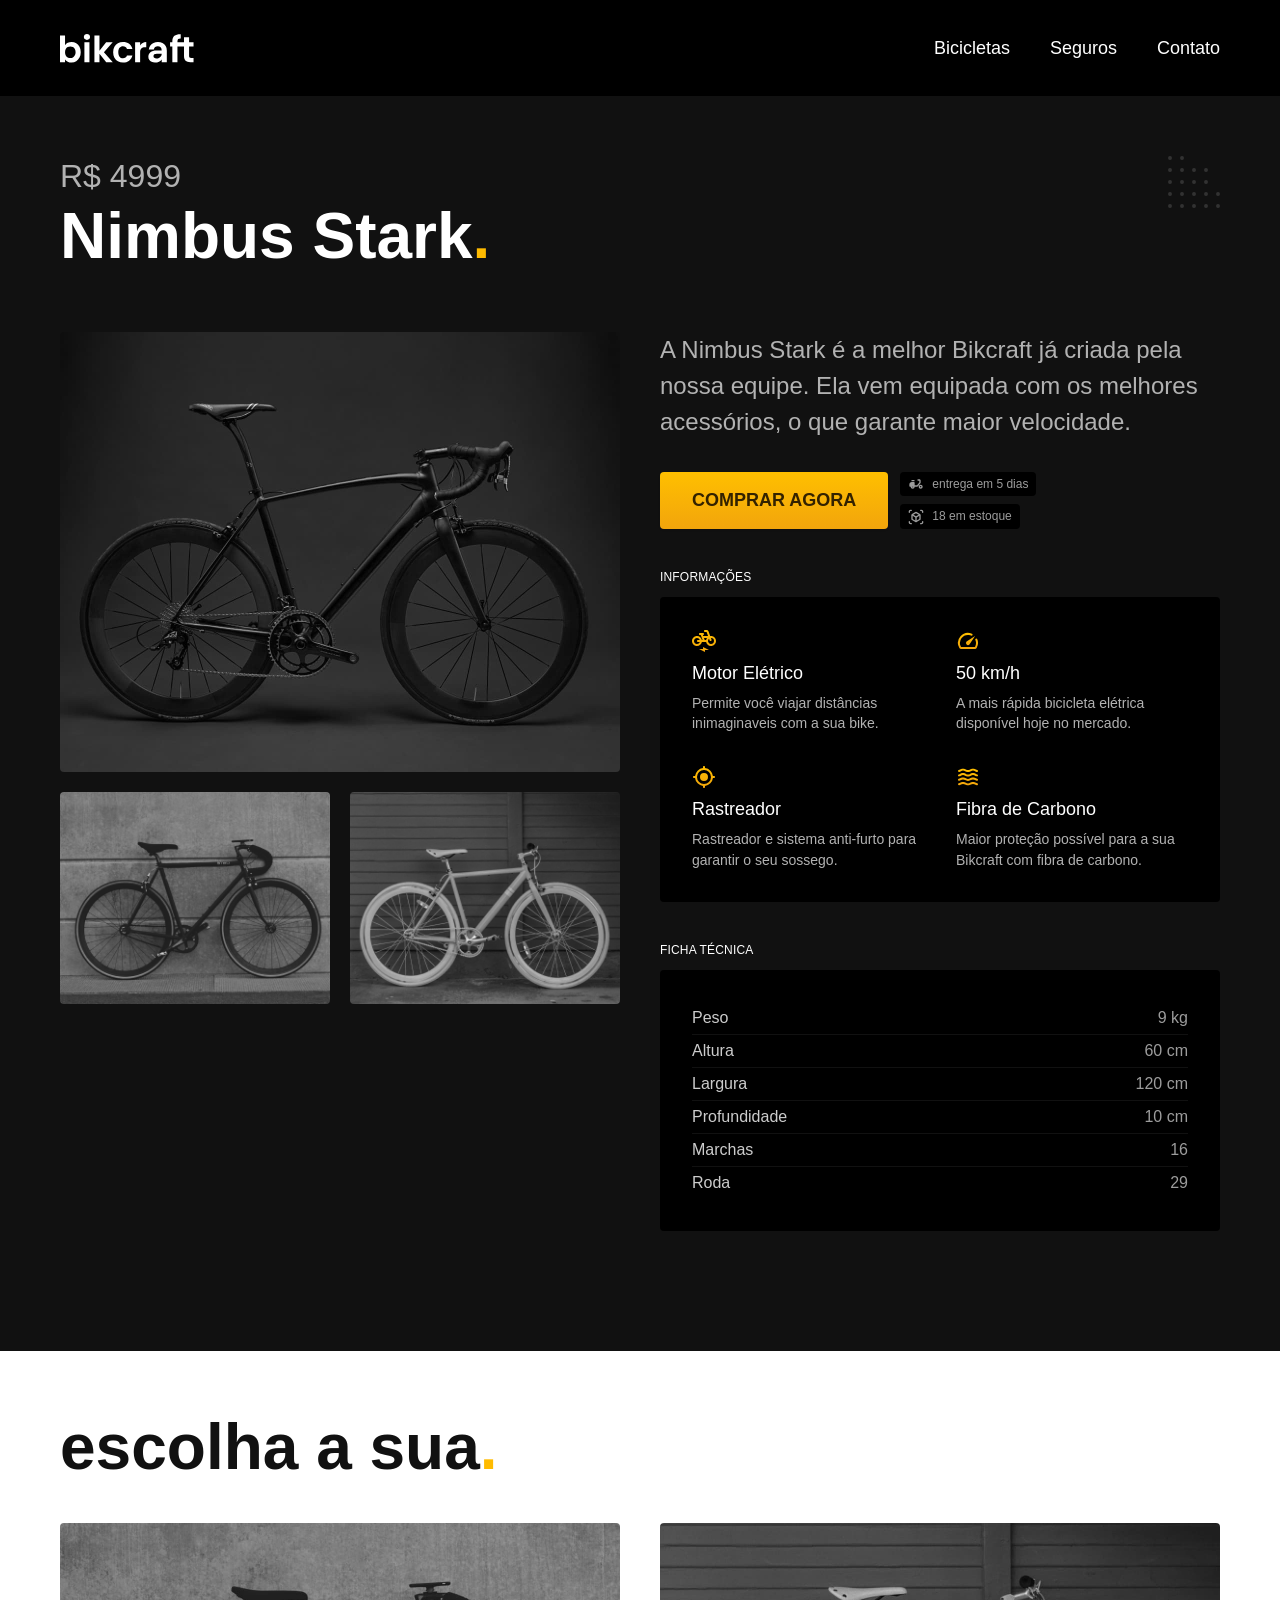
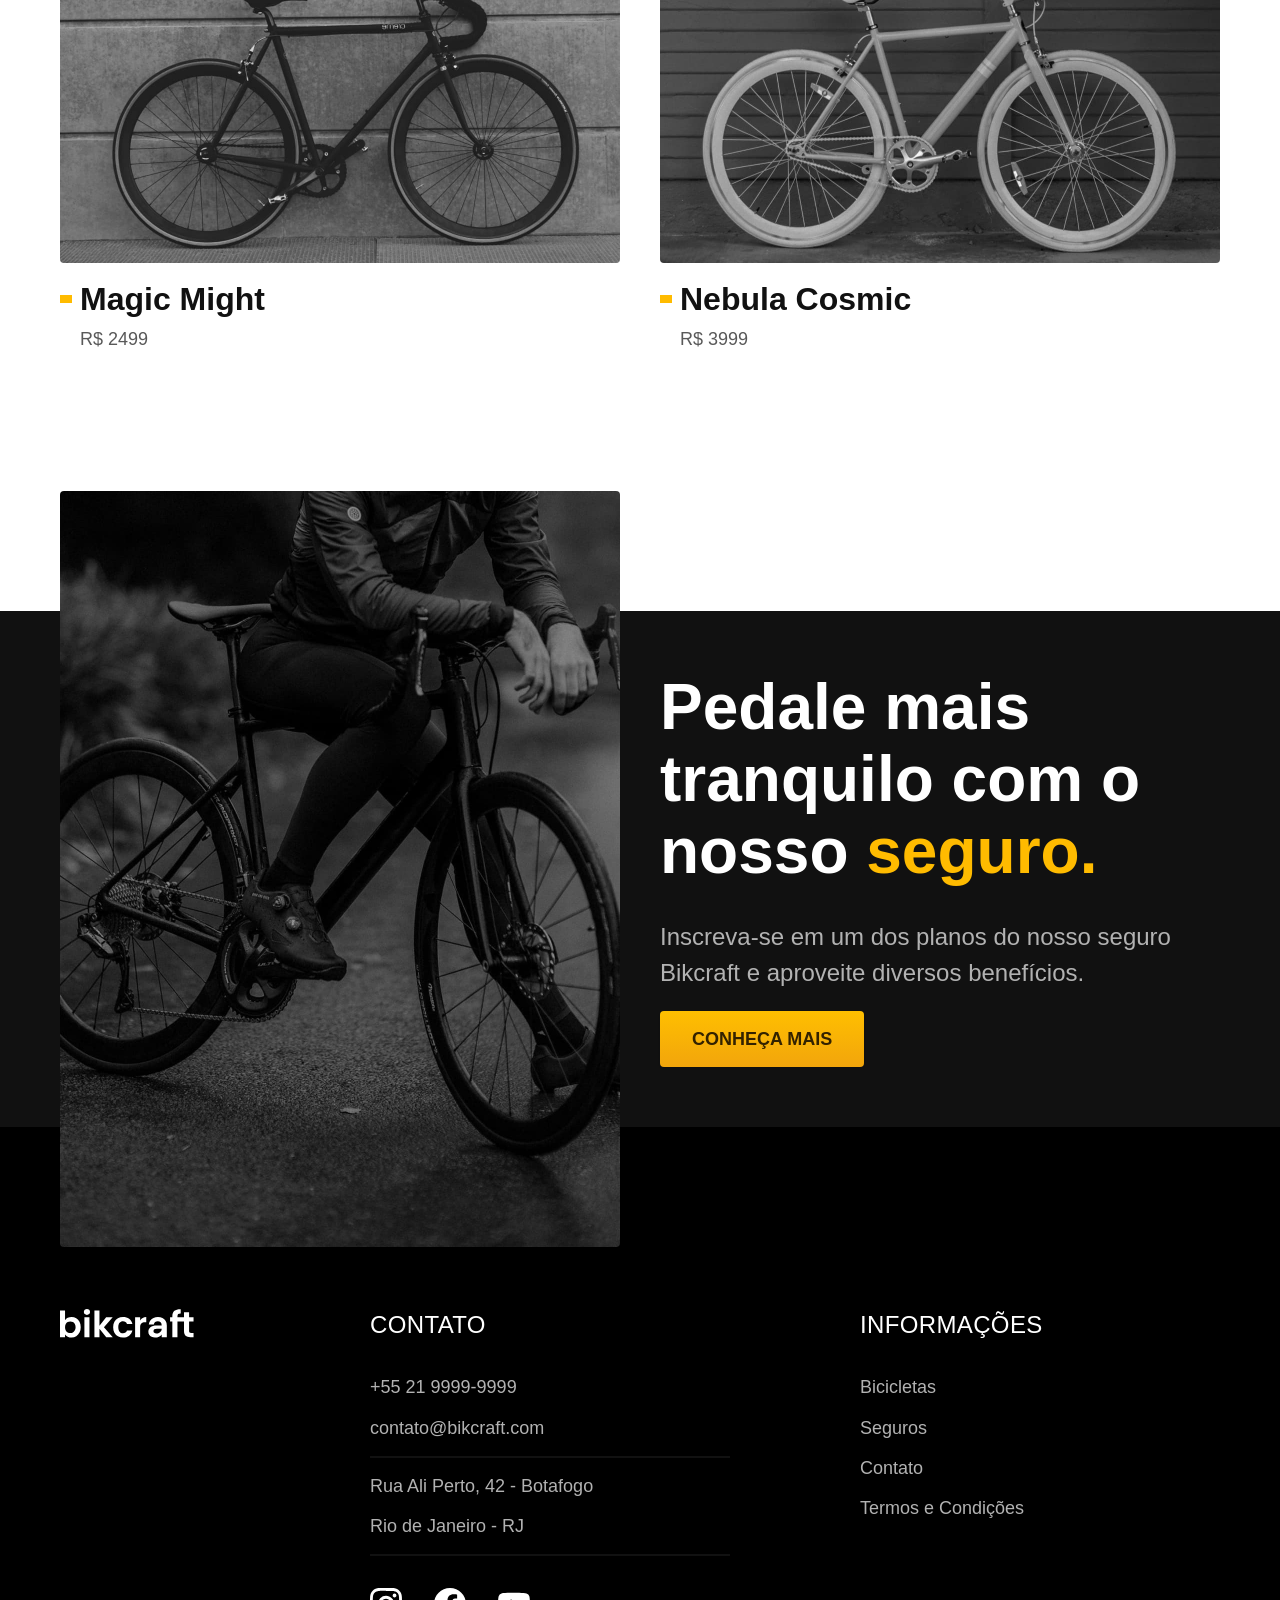
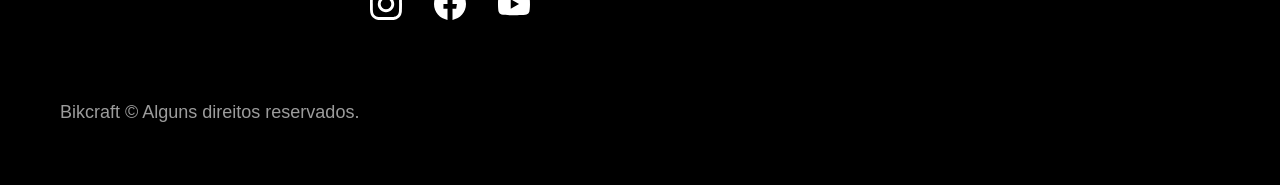
<file: bicicletas/nimbus.html>
<!DOCTYPE html>
<html lang="pt-br">

<head>
  <meta charset="UTF-8">
  <meta name="viewport" content="width=device-width, initial-scale=1.0">

  <title>Nimbus | Bikcraft</title>
  <meta name="description" content="Nimbus.">

  <link rel="preload" href="../css/style.css" as="style">
  <link rel="stylesheet" href="../css/style.css">
</head>

<body id="bicicleta">
  <header class="header-bg">
    <div class="header container">
      <a href="../">
        <img src="../img/bikcraft.svg" alt="Bikcraft">
      </a>

      <nav aria-label="primaria">
        <ul class="header-menu font-1-m cor-0">
          <li><a href="../bicicletas.html">Bicicletas</a></li>
          <li><a href="../seguros.html">Seguros</a></li>
          <li><a href="../contato.html">Contato</a></li>
        </ul>
      </nav>
    </div>
  </header>

  <main class="titulo-bg">
    <div>
      <div class="titulo container">
        <p class="font-2-xl cor-5">R$ 4999</p>
        <h1 class="font-1-xxl cor-0">Nimbus Stark<span class="cor-p1">.</span></h1>
      </div>
    </div>
    <div class="bicicleta container">
      <div class="bicicleta-imagens">
        <img src="../img/bicicleta/nimbus1.jpg" alt="">
        <img src="../img/bicicleta/nimbus2.jpg" alt="">
        <img src="../img/bicicleta/nimbus3.jpg" alt="">
      </div>
      <div class="bicicleta-conteudo">
        <p class="font-2-l cor-5">A Nimbus Stark é a melhor Bikcraft já criada pela nossa equipe. Ela vem equipada com os melhores acessórios, o que garante maior velocidade.</p>
        <div class="bicicleta-comprar">
          <a class="botao" href="../orcamento.html?tipo=bickcraft&produto=nimbus">Comprar Agora</a>
          <span class="font-1-xs cor-6"><img src="../img/icones/entrega.svg" alt=""> entrega em 5 dias</span>
          <span class="font-1-xs cor-6"><img src="../img/icones/estoque.svg" alt=""> 18 em estoque</span>
        </div>

        <h2 class="font-1-xs cor-0">Informações</h2>
        <ul class="bicicleta-informacoes">
          <li>
            <img src="../img/icones/eletrica.svg" alt="">
            <h3 class="font-1-m cor-0">Motor Elétrico</h3>
            <p class="font-2-xs cor-5">Permite você viajar distâncias inimaginaveis com a sua bike.</p>
          </li>
          <li>
            <img src="../img/icones/velocidade.svg" alt="">
            <h3 class="font-1-m cor-0">50 km/h</h3>
            <p class="font-2-xs cor-5">A mais rápida bicicleta elétrica disponível hoje no mercado.</p>
          </li>
          <li>
            <img src="../img/icones/rastreador.svg" alt="">
            <h3 class="font-1-m cor-0">Rastreador</h3>
            <p class="font-2-xs cor-5">Rastreador e sistema anti-furto para garantir o seu sossego.</p>
          </li>
          <li>
            <img src="../img/icones/carbono.svg" alt="">
            <h3 class="font-1-m cor-0">Fibra de Carbono</h3>
            <p class="font-2-xs cor-5">Maior proteção possível para a sua Bikcraft com fibra de carbono.</p>
          </li>
        </ul>
        <h2 class="font-1-xs cor-0">Ficha Técnica</h2>
        <ul class="bicicleta-ficha font-2-s cor-4">
          <li>Peso <span>9 kg</span></li>
          <li>Altura <span>60 cm</span></li>
          <li>Largura <span>120 cm</span></li>
          <li>Profundidade <span>10 cm</span></li>
          <li>Marchas <span>16</span></li>
          <li>Roda <span>29</span></li>
        </ul>
      </div>
    </div>
  </main>

  <article class="bicicletas-lista container">
    <h2 class="font-1-xxl">escolha a sua<span class="cor-p1">.</span></h2>

    <ul>
      <li>
        <a href="./magic.html">
          <img src="../img/bicicletas/magic.jpg" alt="Bicicleta preta">
          <h3 class="font-1-xl">Magic Might</h3>
          <span class="font-2-m cor-8">R$ 2499</span>
        </a>
      </li>
      <li>
        <a href="./nebula.html">
          <img src="../img/bicicletas/nebula.jpg" alt="Bicicleta preta">
          <h3 class="font-1-xl">Nebula Cosmic</h3>
          <span class="font-2-m cor-8">R$ 3999</span>
        </a>
      </li>
    </ul>
  </article>

  <article class="seguro-bg">
    <div class="seguro container">
      <div class="seguro-imagem">
        <img src="../img/fotos/seguros.jpg" alt="Pessoa parada em cima de uma bicicleta.">
      </div>
      <div class="seguro-conteudo">
        <h2 class="font-1-xxl cor-0">Pedale mais tranquilo com o nosso <span class="cor-p1">seguro.</span></h2>
        <p class="font-2-l cor-5">Inscreva-se em um dos planos do nosso seguro Bikcraft e aproveite diversos benefícios.</p>
        <a class="botao" href="../seguros.html">Conheça Mais</a>
      </div>
    </div>
  </article>

  <footer class="footer-bg">
    <div class="footer container">
      <img src="../img/bikcraft.svg" alt="Bikcraft">
      <div class="footer-contato">
        <h3 class="font-2-l-b cor-0">Contato</h3>
        <ul class="font-2-m cor-5">
          <li><a href="tel:+552199999999">+55 21 9999-9999</a></li>
          <li><a href="mailto:contato@bikcraft.com">contato@bikcraft.com</a></li>
          <li>Rua Ali Perto, 42 - Botafogo</li>
          <li>Rio de Janeiro - RJ</li>
        </ul>
        <div class="footer-redes">
          <a href="../">
            <img src="../img/redes/instagram.svg" alt="Instagram">
          </a>
          <a href="../">
            <img src="../img/redes/facebook.svg" alt="Facebook">
          </a>
          <a href="../">
            <img src="../img/redes/youtube.svg" alt="Youtube">
          </a>
        </div>
      </div>
      <div class="footer-informacoes">
        <h3 class="font-2-l-b cor-0">Informações</h3>
        <nav>
          <ul class="font-1-m cor-5">
            <li><a href="../bicicletas.html">Bicicletas</a></li>
            <li><a href="../seguros.html">Seguros</a></li>
            <li><a href="../contato.html">Contato</a></li>
            <li><a href="../termos.html">Termos e Condições</a></li>
          </ul>
        </nav>
      </div>
      <p class="footer-copy font-2-m cor-6">Bikcraft © Alguns direitos reservados.</p>
    </div>
  </footer>
  <script src="../js/script.js"></script>
</body>

</html>
</file>
<file: css/style.css>
@import "./global/global.css";
@import "./utilidades/tipografia.css";
@import "./utilidades/cores.css";

@import "./global/header.css";
@import "./global/footer.css";

/* Utilidades */
@import "./utilidades/componentes.css";
@import "./utilidades/formulario.css";

/* Home */
@import "./home/introducao.css";
@import "./home/tecnologia.css";
@import "./home/parceiros.css";
@import "./home/depoimento.css";

/* Bicicletas */
@import "./bicicletas/bicicletas-lista.css";
@import "./bicicletas/bicicletas.css";

/* Bicicleta */
@import "./bicicleta/bicicleta.css";
@import "./bicicleta/seguro.css";

/* Seguros */
@import "./seguros/seguros.css";
@import "./seguros/vantagens.css";
@import "./seguros/perguntas.css";

/* Contato */
@import "./contato/contato.css";
@import "./contato/lojas.css";

/* Contato */
@import "./orcamento/orcamento.css";

/* Termos */
@import "./termos/termos.css";
</file>
